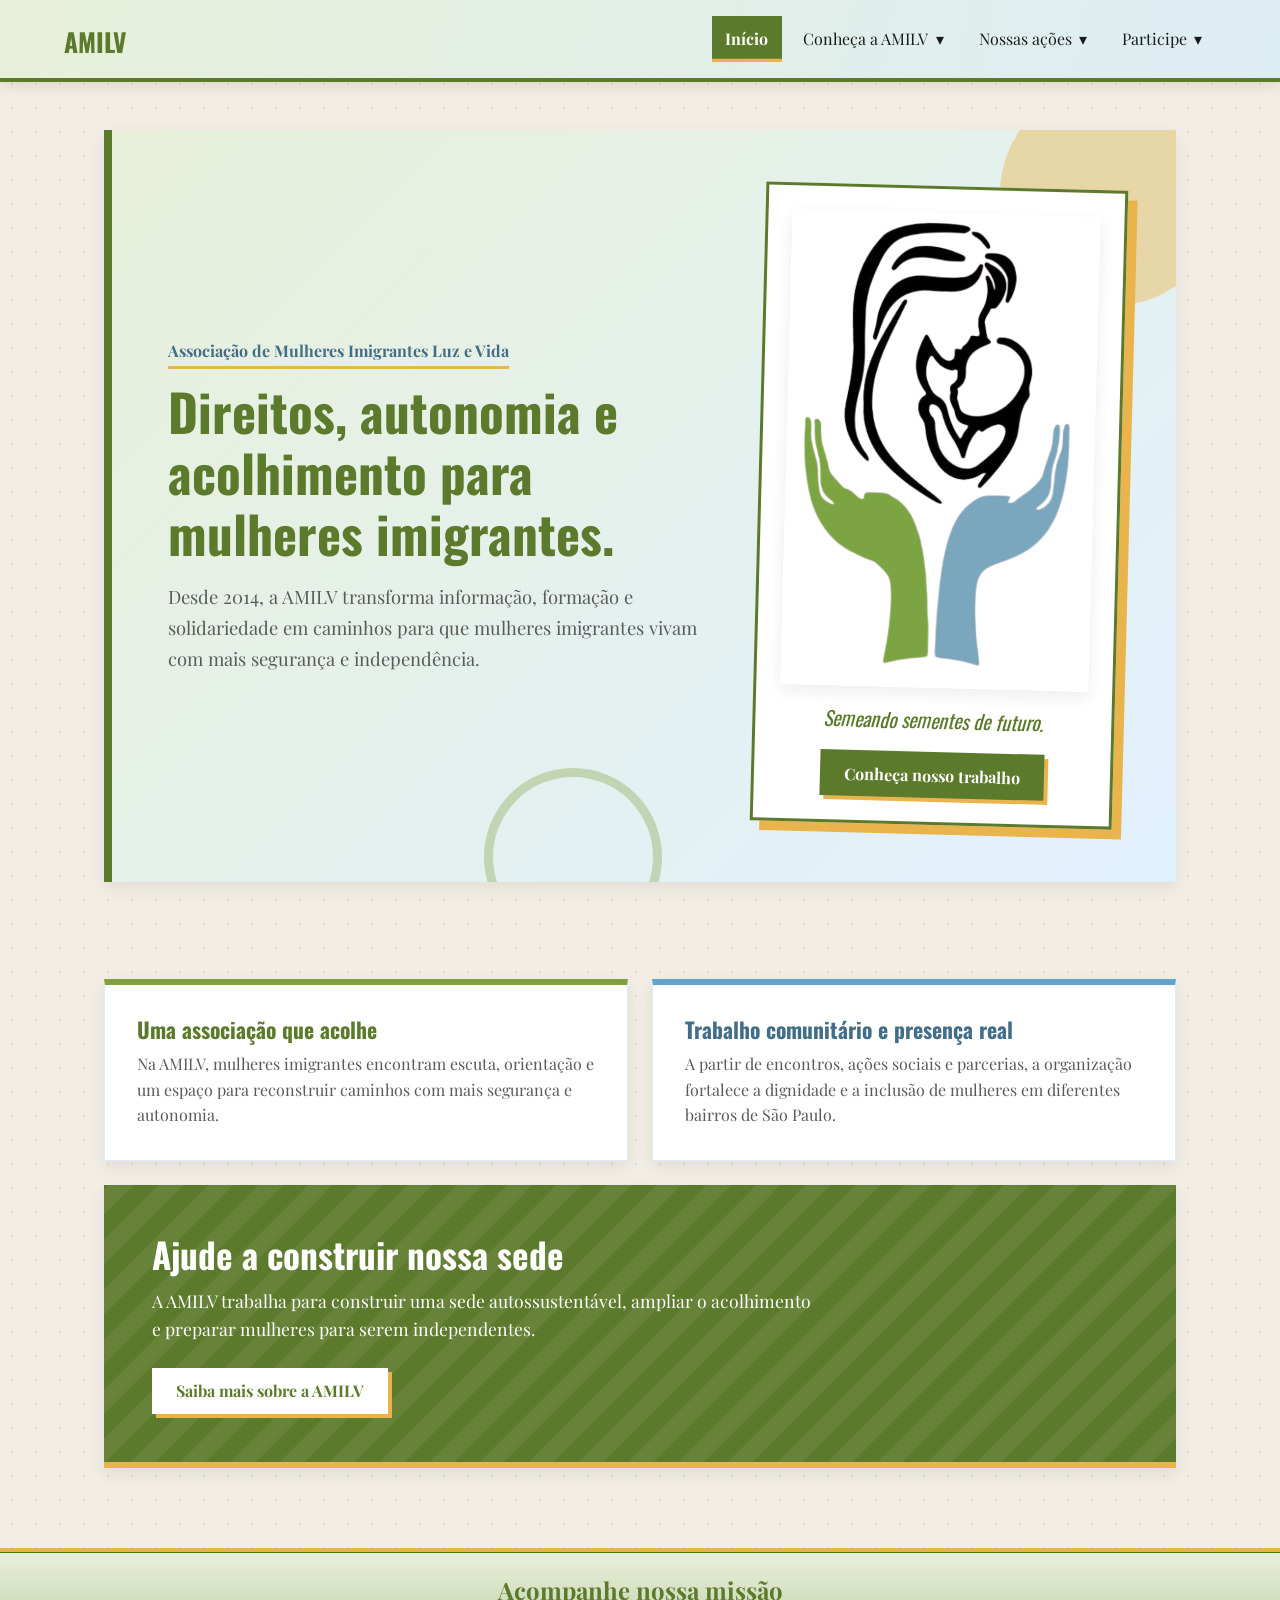
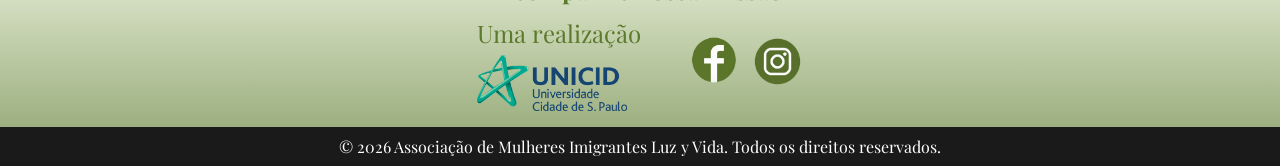
<file: index.html>
<!DOCTYPE html>
<html lang="pt-BR">
<head>
    <meta charset="UTF-8">
    <meta name="viewport" content="width=device-width, initial-scale=1.0">
    <title>AMILV | Semeando sementes</title>
    <link rel="stylesheet" href="Projeto-Site/main.css">
</head>
<body>
    <header>
        <h1><a href="index.html" class="menulogo">AMILV</a></h1>
        <nav class="menu">
            <a href="index.html" aria-current="page">Início</a>
            <details class="secao" name="menu">
                <summary>Conheça a AMILV</summary>
                <div class="menupagina">
                    <a href="Projeto-Site/Pages/sobre.html">Sobre</a>
                    <a href="Projeto-Site/Pages/historia.html">Nossa história</a>
                    <a href="Projeto-Site/Pages/atuacao.html">Nossa atuação</a>
                </div>
            </details>
            <details class="secao" name="menu">
                <summary>Nossas ações</summary>
                <div class="menupagina">
                    <a href="Projeto-Site/Pages/projetos.html">Projetos</a>
                    <a href="Projeto-Site/Pages/eventos.html">Eventos</a>
                    <a href="Projeto-Site/Pages/parceiras.html">Parcerias</a>
                </div>
            </details>
            <details class="secao" name="menu">
                <summary>Participe</summary>
                <div class="menupagina">
                    <a href="Projeto-Site/Pages/ajudar.html">Como ajudar</a>
                    <a href="Projeto-Site/Pages/perguntas.html">Perguntas frequentes</a>
                    <a href="Projeto-Site/Pages/contato.html">Contato</a>
                </div>
            </details>
        </nav>
    </header>
    <main>
        <section class="destaque">
            <div>
                <p class="rotulo">Associação de Mulheres Imigrantes Luz e Vida</p>
                <h1>Direitos, autonomia e acolhimento para mulheres imigrantes.</h1>
                <p class="texto-destaque">Desde 2014, a AMILV transforma informação, formação e solidariedade em caminhos para que mulheres imigrantes vivam com mais segurança e independência.</p>
            </div>
            <div class="arte-destaque">
                <img src="Projeto-Site/Assets/ImagensGeral/logo.png" alt="Mulheres da rede AMILV" width="200">
                <div class="nota-arte">Semeando sementes de futuro.</div>
                <a class="botao" href="Projeto-Site/Pages/atuacao.html">Conheça nosso trabalho</a>
            </div>
        </section>
        <br>
        <section class="impacto" aria-label="Nossos números">
        </section>
        <article>
            <h2>Uma associação que acolhe</h2>
            <p>Na AMILV, mulheres imigrantes encontram escuta, orientação e um espaço para reconstruir caminhos com mais segurança e autonomia.</p>
        </article>
        <article>
            <h2>Trabalho comunitário e presença real</h2>
            <p>A partir de encontros, ações sociais e parcerias, a organização fortalece a dignidade e a inclusão de mulheres em diferentes bairros de São Paulo.</p>
        </article>
        <section class="secao" id="ajudar">
            <div class="cabecalho-secao">
                <h2> Ajude a construir nossa sede</h2>
                <p class="introducao-secao">A AMILV trabalha para construir uma sede autossustentável, ampliar o acolhimento e preparar mulheres para serem independentes.</p>
                <a class="botao" href="Projeto-Site/Pages/sobre.html">Saiba mais sobre a AMILV</a>
            </div>
        </section>
    </main>
    <footer>
        <section class="rodape-alto">
            <h3 class="rodape-texto">Acompanhe nossa missão</h3>
            <div>
                <p class="rodape-texto">Uma realização</p>
                <img src="Projeto-Site/Assets/ImagensGeral/unicid_pref_pos.png" alt="Nossa instituição" width="150">
            </div>
            <div class="icones">
                <a href="https://www.facebook.com/ASC.MULHERESLUZEVIDA/" target="_blank" rel="noopener noreferrer">
                    <img src="Projeto-Site/Assets/ImagensGeral/Facebook.png" alt="Facebook da AMILV" width="50" >
                </a>
                <a href="https://www.instagram.com/amilv2025?cplk=MWxmZDdxczQybTduNQ==" target="_blank" rel="noopener noreferrer">
                    <img src="Projeto-Site/Assets/ImagensGeral/Instagram.png" alt="Instagram da AMILV" width="53">
                </a>
            </div>
        </section>
        <div class="rodape-baixo">
            <p>&copy; 2026 Associação de Mulheres Imigrantes Luz y Vida. Todos os direitos reservados.</p>
        </div>
    </footer>
</body>
</html>
</file>
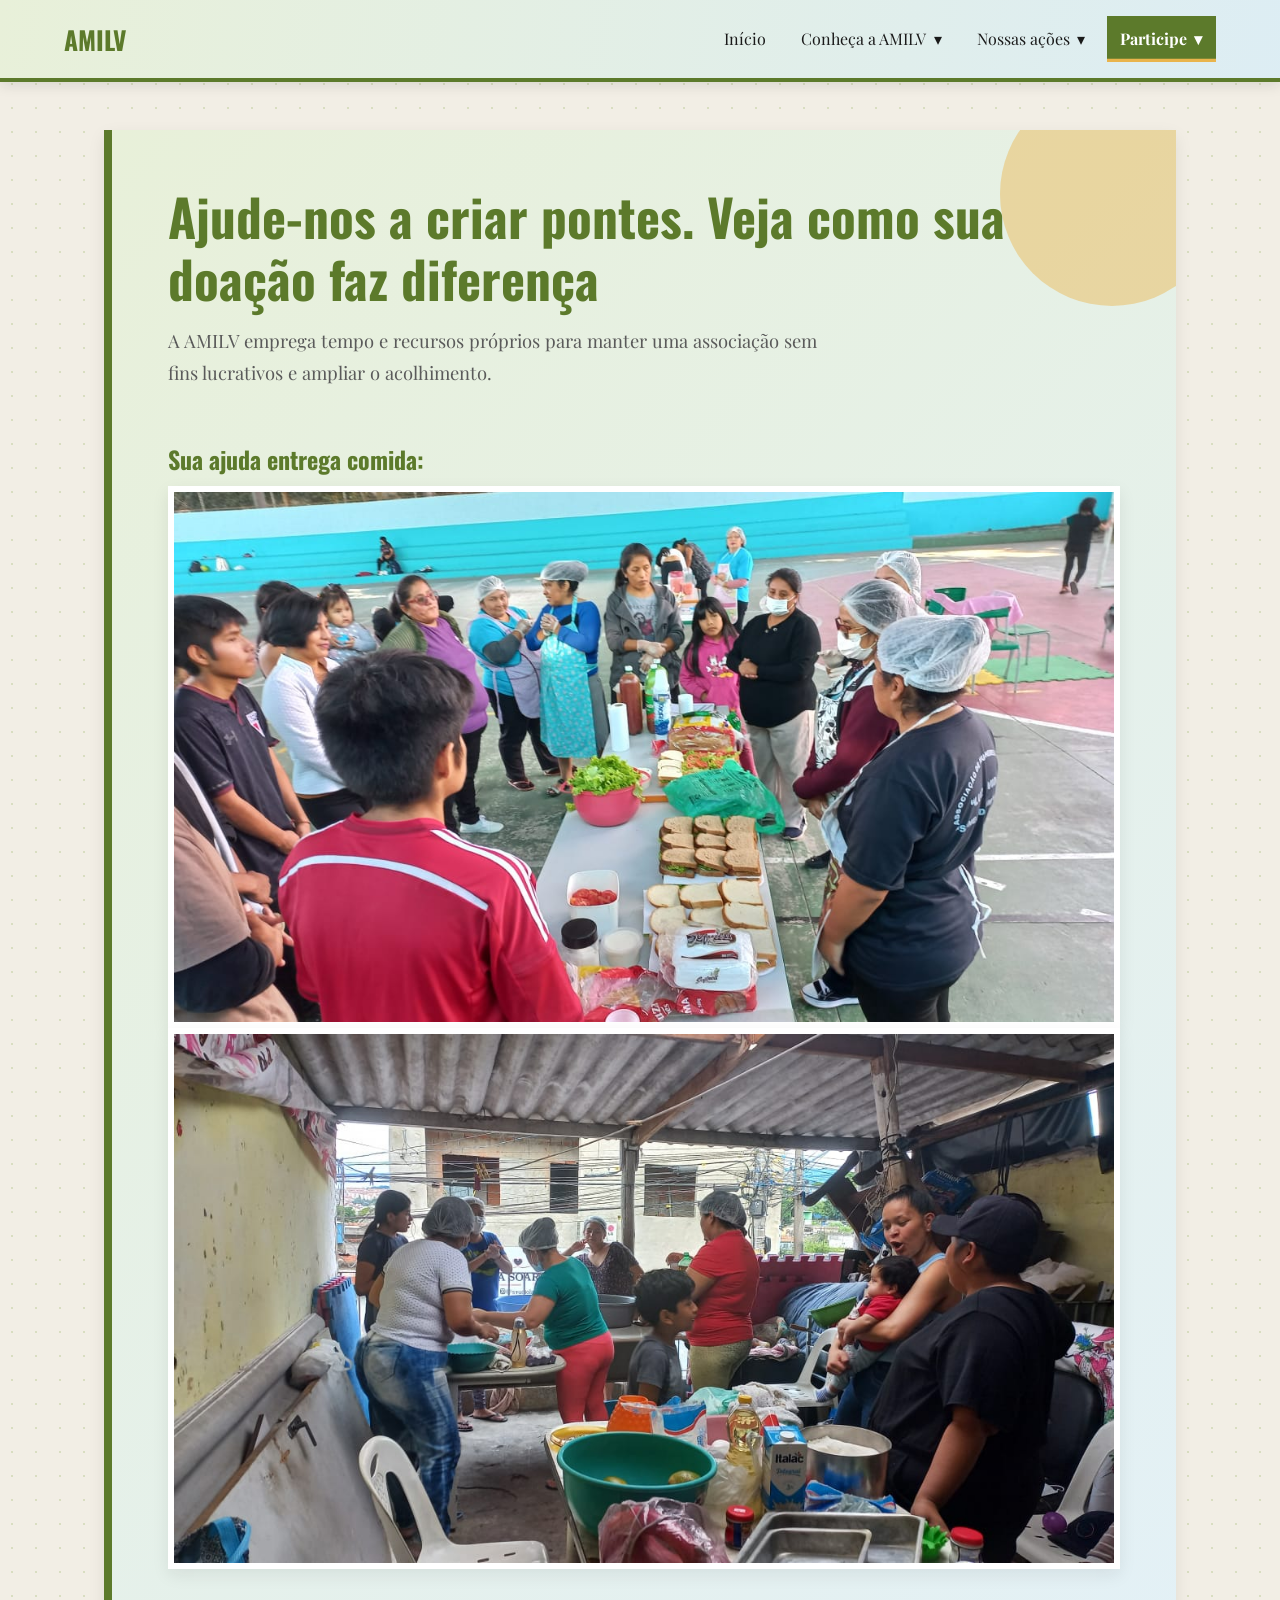
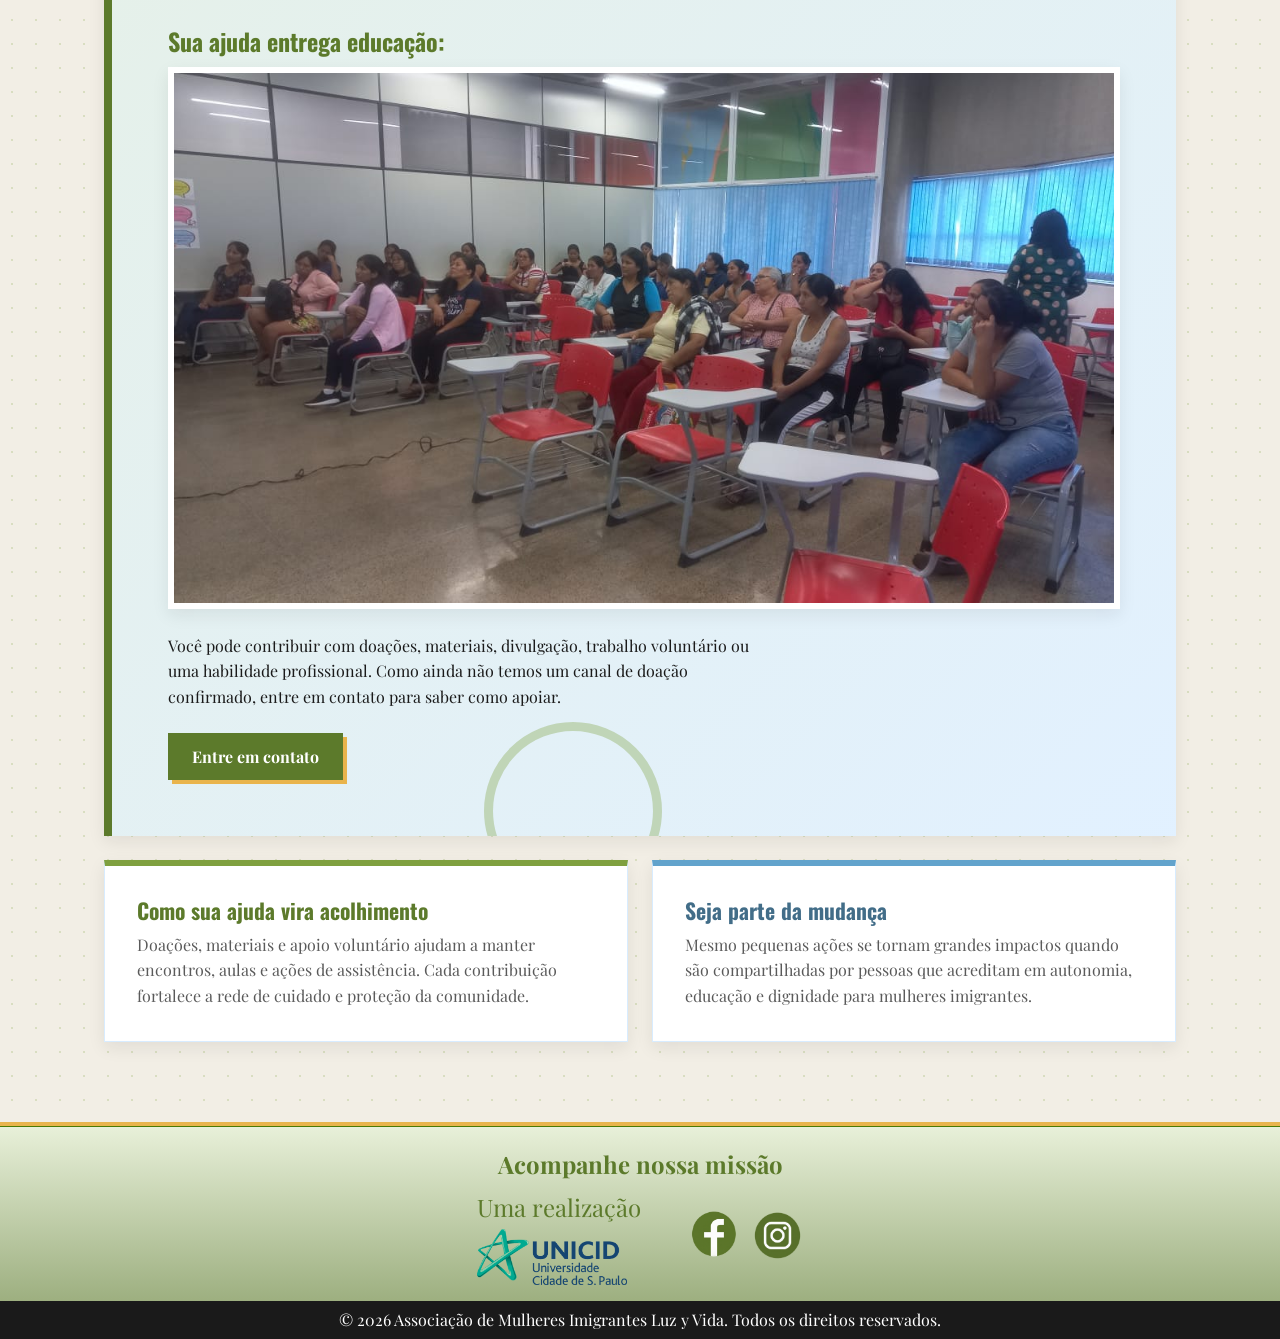
<file: Projeto-Site/Pages/ajudar.html>
<!DOCTYPE html>
<html lang="pt-BR">
<head>
    <meta charset="UTF-8">
	<meta name="viewport" content="width=device-width, initial-scale=1.0">
    <title>AMILV|Eu quero ajudar</title>
	<link rel="stylesheet" href="../main.css">
</head>
<body>
    <header>
        <a href="../../index.html" class="menulogo">AMILV</a>
        <nav class="menu">
            <a href="../../index.html">Início</a>
            <details class="secao" name="menu">
                <summary>Conheça a AMILV</summary>
                <div class="menupagina">
                    <a href="sobre.html">Sobre</a>
                    <a href="historia.html">Nossa história</a>
                    <a href="atuacao.html">Nossa atuação</a>
                </div>
            </details>
            <details class="secao" name="menu">
                <summary>Nossas ações</summary>
                <div class="menupagina">
                    <a href="projetos.html">Projetos</a>
                    <a href="eventos.html">Eventos</a>
                    <a href="parceiras.html">Parcerias</a>
                </div>
            </details>
            <details class="secao" name="menu">
                <summary>Participe</summary>
                <div class="menupagina">
                    <a href="ajudar.html" aria-current="page">Como ajudar</a>
                    <a href="perguntas.html">Perguntas frequentes</a>
                    <a href="contato.html">Contato</a>
                </div>
            </details>
        </nav>
    </header>
    <main>
        <section class="destaque">
            <div>
                <h2 class="texto-como ajuda">Ajude-nos a criar pontes. Veja como sua doação faz diferença</h2>
                <p class="texto-principal">A AMILV emprega tempo e recursos próprios para manter uma associação sem fins lucrativos e ampliar o acolhimento.</p>
                    <br>
                    <h2>Sua ajuda entrega comida:</h2>
                    <img src="../Assets/ImagensGeral/DoaçãoComida.jpeg" alt="Evento de doação de alimentos." width="800">
                    <img src="../Assets/ImagensGeral/DoaçãoGeral.jpeg" alt="Evento de doação de alimentos." width="800">
                    <br>
                    <h2>Sua ajuda entrega educação:</h2>
                    <img src="../Assets/ImagensGeral/AulasAmilv.jpeg" alt="Aulas de português para não falantes." width="800">
                <p class="texto-numero">Você pode contribuir com doações, materiais, divulgação, trabalho voluntário ou uma habilidade profissional. Como ainda não temos um canal de doação confirmado, entre em contato para saber como apoiar.</p>
                <a class="botao" href="contato.html">Entre em contato</a>
            </div>
        </section>
        <article>
            <h2>Como sua ajuda vira acolhimento</h2>
            <p>Doações, materiais e apoio voluntário ajudam a manter encontros, aulas e ações de assistência. Cada contribuição fortalece a rede de cuidado e proteção da comunidade.</p>
        </article>
        <article>
            <h2>Seja parte da mudança</h2>
            <p>Mesmo pequenas ações se tornam grandes impactos quando são compartilhadas por pessoas que acreditam em autonomia, educação e dignidade para mulheres imigrantes.</p>
        </article>
    </main>
    <footer>
        <section class="rodape-alto">
            <h3 class="rodape-texto">Acompanhe nossa missão</h3>
            <div>
                <p class="rodape-texto">Uma realização</p>
                <img src="../Assets/ImagensGeral/unicid_pref_pos.png" alt="Nossa instituição" width="150">
            </div>
            <div class="icones">
                <a href="https://www.facebook.com/ASC.MULHERESLUZEVIDA/" target="_blank" rel="noopener noreferrer">
                    <img src="../Assets/ImagensGeral/Facebook.png" alt="Facebook da AMILV" width="50" >
                </a>
                <a href="https://www.instagram.com/amilv2025?cplk=MWxmZDdxczQybTduNQ==" target="_blank" rel="noopener noreferrer">
                    <img src="../Assets/ImagensGeral/Instagram.png" alt="Instagram da AMILV" width="53">
                </a>
            </div>
        </section>
        <div class="rodape-baixo">
            <p>&copy; 2026 Associação de Mulheres Imigrantes Luz y Vida. Todos os direitos reservados.</p>
        </div>
    </footer>
</body>
</html>
</file>
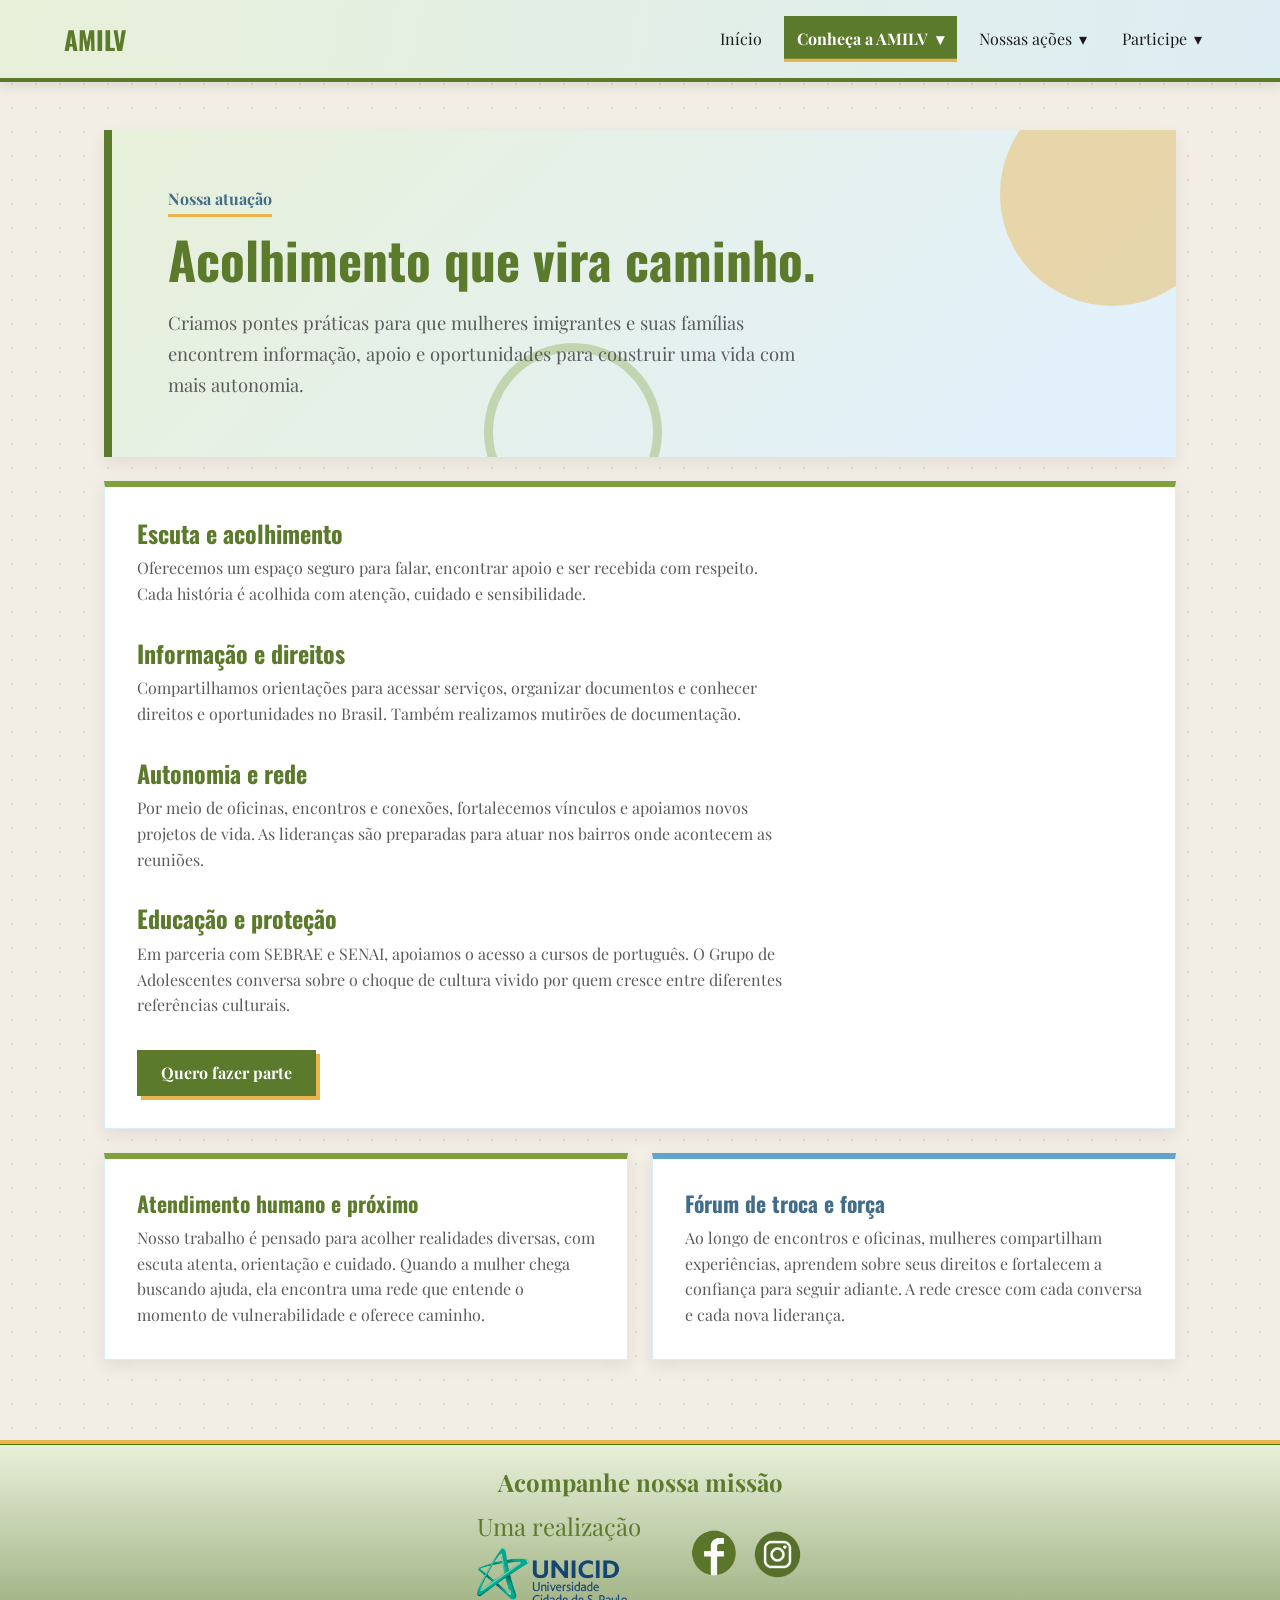
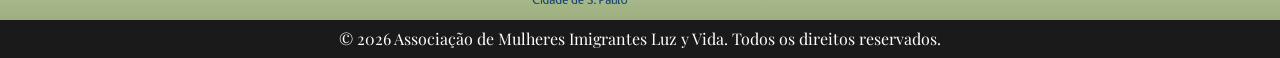
<file: Projeto-Site/Pages/atuacao.html>
<!DOCTYPE html>
<html lang="pt-BR">
<head>
	<meta charset="UTF-8">
	<meta name="viewport" content="width=device-width, initial-scale=1.0">
	<title>AMILV | Nossa atuação</title>
    <link rel="stylesheet" href="../main.css">
</head>
<body>
    <header>
        <a href="../../index.html" class="menulogo">AMILV</a>
        <nav class="menu">
            <a href="../../index.html">Início</a>
            <details class="secao" name="menu">
                <summary>Conheça a AMILV</summary>
                <div class="menupagina">
                    <a href="sobre.html">Sobre</a>
                    <a href="historia.html">Nossa história</a>
                    <a href="atuacao.html" aria-current="page">Nossa atuação</a>
                </div>
            </details>
            <details class="secao" name="menu">
                <summary>Nossas ações</summary>
                <div class="menupagina">
                    <a href="projetos.html">Projetos</a>
                    <a href="eventos.html">Eventos</a>
                    <a href="parceiras.html">Parcerias</a>
                </div>
            </details>
            <details class="secao" name="menu">
                <summary>Participe</summary>
                <div class="menupagina">
                    <a href="ajudar.html">Como ajudar</a>
                    <a href="perguntas.html">Perguntas frequentes</a>
                    <a href="contato.html">Contato</a>
                </div>
            </details>
        </nav>
    </header>
	<main>
		<section class="destaque-sobre">
			<p class="rotulo">Nossa atuação</p>
			<h1>Acolhimento que vira caminho.</h1>
			<p class="texto-destaque">Criamos pontes práticas para que mulheres imigrantes e suas famílias encontrem informação, apoio e oportunidades para construir uma vida com mais autonomia.</p>
		</section>
		<section class="conteudo-sobre">
			<h2>Escuta e acolhimento</h2>
			<p>Oferecemos um espaço seguro para falar, encontrar apoio e ser recebida com respeito. Cada história é acolhida com atenção, cuidado e sensibilidade.</p>
			<h2>Informação e direitos</h2>
			<p>Compartilhamos orientações para acessar serviços, organizar documentos e conhecer direitos e oportunidades no Brasil. Também realizamos mutirões de documentação.</p>
			<h2>Autonomia e rede</h2>
			<p>Por meio de oficinas, encontros e conexões, fortalecemos vínculos e apoiamos novos projetos de vida. As lideranças são preparadas para atuar nos bairros onde acontecem as reuniões.</p>
			<h2>Educação e proteção</h2>
			<p>Em parceria com SEBRAE e SENAI, apoiamos o acesso a cursos de português. O Grupo de Adolescentes conversa sobre o choque de cultura vivido por quem cresce entre diferentes referências culturais.</p>
			<a class="botao" href="ajudar.html">Quero fazer parte</a>
		</section>
		<article>
			<h2>Atendimento humano e próximo</h2>
			<p>Nosso trabalho é pensado para acolher realidades diversas, com escuta atenta, orientação e cuidado. Quando a mulher chega buscando ajuda, ela encontra uma rede que entende o momento de vulnerabilidade e oferece caminho.</p>
		</article>
		<article>
			<h2>Fórum de troca e força</h2>
			<p>Ao longo de encontros e oficinas, mulheres compartilham experiências, aprendem sobre seus direitos e fortalecem a confiança para seguir adiante. A rede cresce com cada conversa e cada nova liderança.</p>
		</article>
	</main>
    <footer>
        <section class="rodape-alto">
            <h3 class="rodape-texto">Acompanhe nossa missão</h3>
            <div>
                <p class="rodape-texto">Uma realização</p>
                <img src="../Assets/ImagensGeral/unicid_pref_pos.png" alt="Nossa instituição" width="150">
            </div>
            <div class="icones">
                <a href="https://www.facebook.com/ASC.MULHERESLUZEVIDA/" target="_blank" rel="noopener noreferrer">
                    <img src="../Assets/ImagensGeral/Facebook.png" alt="Facebook da AMILV" width="50" >
                </a>
                <a href="https://www.instagram.com/amilv2025?cplk=MWxmZDdxczQybTduNQ==" target="_blank" rel="noopener noreferrer">
                    <img src="../Assets/ImagensGeral/Instagram.png" alt="Instagram da AMILV" width="53">
                </a>
            </div>
        </section>
        <div class="rodape-baixo">
            <p>&copy; 2026 Associação de Mulheres Imigrantes Luz y Vida. Todos os direitos reservados.</p>
        </div>
    </footer>
</body>
</html>
</file>
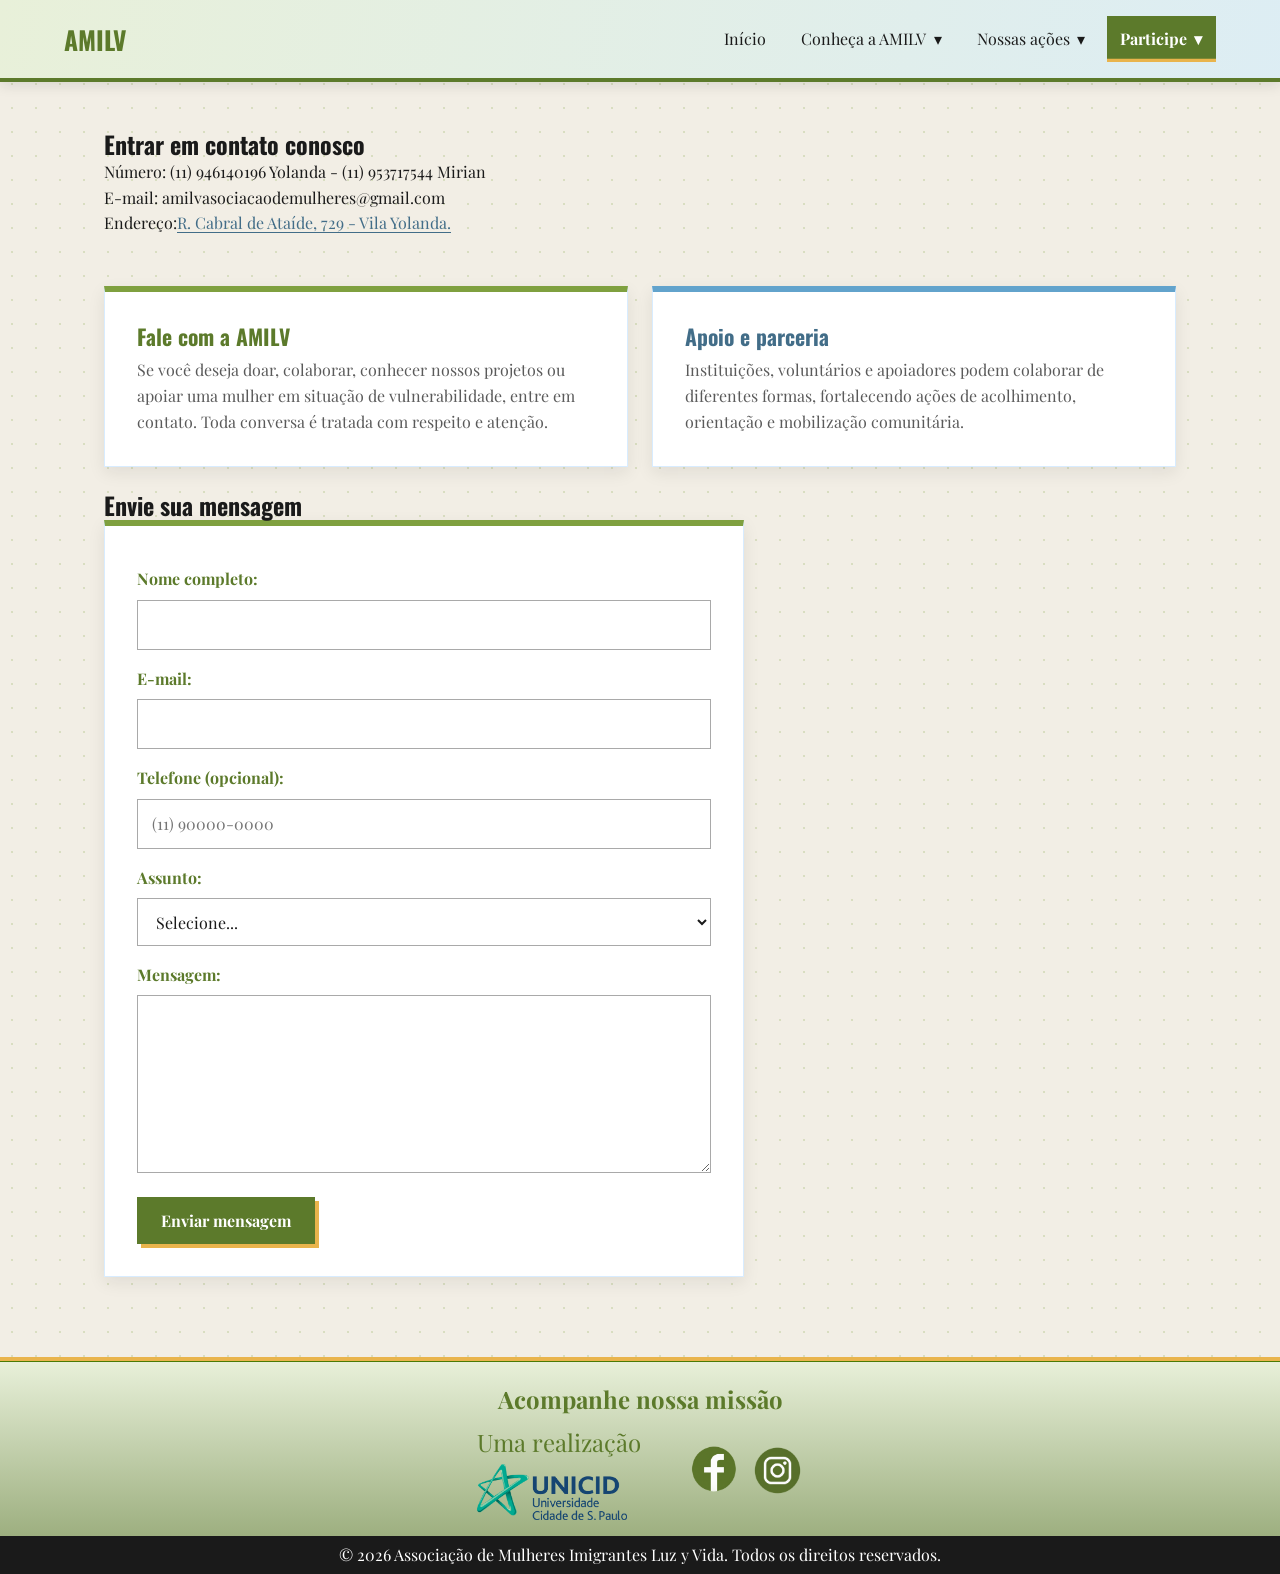
<file: Projeto-Site/Pages/contato.html>
<!DOCTYPE html>
<html lang="pt-BR">
<head>
    <meta charset="UTF-8">
    <meta name="viewport" content="width=device-width, initial-scale=1.0">
    <title>AMILV | Contato</title>
    <link rel="stylesheet" href="../main.css">
</head>
<body>
    <header>
        <a href="../../index.html" class="menulogo">AMILV</a>
        <nav class="menu">
            <a href="../../index.html">Início</a>
            <details class="secao" name="menu">
                <summary>Conheça a AMILV</summary>
                <div class="menupagina">
                    <a href="sobre.html">Sobre</a>
                    <a href="historia.html">Nossa história</a>
                    <a href="atuacao.html">Nossa atuação</a>
                </div>
            </details>
            <details class="secao" name="menu">
                <summary>Nossas ações</summary>
                <div class="menupagina">
                    <a href="projetos.html">Projetos</a>
                    <a href="eventos.html">Eventos</a>
                    <a href="parceiras.html">Parcerias</a>
                </div>
            </details>
            <details class="secao" name="menu">
                <summary>Participe</summary>
                <div class="menupagina">
                    <a href="ajudar.html">Como ajudar</a>
                    <a href="perguntas.html">Perguntas frequentes</a>
                    <a href="contato.html" aria-current="page">Contato</a>
                </div>
            </details>
        </nav>
    </header>
    <main>
        <section>
            <h1>Entrar em contato conosco</h1>
                <p>Número: (11) 946140196 Yolanda - (11) 953717544 Mirian  </p>
                <p>E-mail: amilvasociacaodemulheres@gmail.com</p>
                <p>Endereço:<a href="https://maps.app.goo.gl/UcTqp6w3tfy1aEPr6">R. Cabral de Ataíde, 729 - Vila Yolanda.</a></p>
                <br>
        </section>
        <article>
            <h2>Fale com a AMILV</h2>
            <p>Se você deseja doar, colaborar, conhecer nossos projetos ou apoiar uma mulher em situação de vulnerabilidade, entre em contato. Toda conversa é tratada com respeito e atenção.</p>
        </article>
        <article>
            <h2>Apoio e parceria</h2>
            <p>Instituições, voluntários e apoiadores podem colaborar de diferentes formas, fortalecendo ações de acolhimento, orientação e mobilização comunitária.</p>
        </article>
        <section>
            <h2>Envie sua mensagem</h2>
            <form action="mailto:amilvasociacaodemulheres@gmail.com" method="post" enctype="text/plain">
                <label for="nome">Nome completo:</label>
                <input type="text" id="nome" name="nome" required>
                <label for="email">E-mail:</label>
                <input type="email" id="email" name="email" required>
                <label for="telefone">Telefone (opcional):</label>
                <input type="tel" id="telefone" name="telefone" placeholder="(11) 90000-0000">
                <label for="assunto">Assunto:</label>
                <select id="assunto" name="assunto" required>
                    <option value="">Selecione...</option>
                    <option value="doacao">Quero doar</option>
                    <option value="voluntariado">Quero ser voluntária(o)</option>
                    <option value="parceria">Parceria institucional</option>
                    <option value="projetos">Conhecer os projetos</option>
                    <option value="outro">Outro</option>
                </select>
                <label for="mensagem">Mensagem:</label>
                <textarea id="mensagem" name="mensagem" rows="6" required></textarea>
                <button type="submit">Enviar mensagem</button>
            </form>
        </section>
    </main>
    </main>
    <footer>
        <section class="rodape-alto">
            <h3 class="rodape-texto">Acompanhe nossa missão</h3>
            <div>
                <p class="rodape-texto">Uma realização</p>
                <img src="../Assets/ImagensGeral/unicid_pref_pos.png" alt="Nossa instituição" width="150">
            </div>
            <div class="icones">
                <a href="https://www.facebook.com/ASC.MULHERESLUZEVIDA/" target="_blank" rel="noopener noreferrer">
                    <img src="../Assets/ImagensGeral/Facebook.png" alt="Facebook da AMILV" width="50" >
                </a>
                <a href="https://www.instagram.com/amilv2025?cplk=MWxmZDdxczQybTduNQ==" target="_blank" rel="noopener noreferrer">
                    <img src="../Assets/ImagensGeral/Instagram.png" alt="Instagram da AMILV" width="53">
                </a>
            </div>
        </section>
        <div class="rodape-baixo">
            <p>&copy; 2026 Associação de Mulheres Imigrantes Luz y Vida. Todos os direitos reservados.</p>
        </div>
    </footer>
</body> 
</html>
</file>
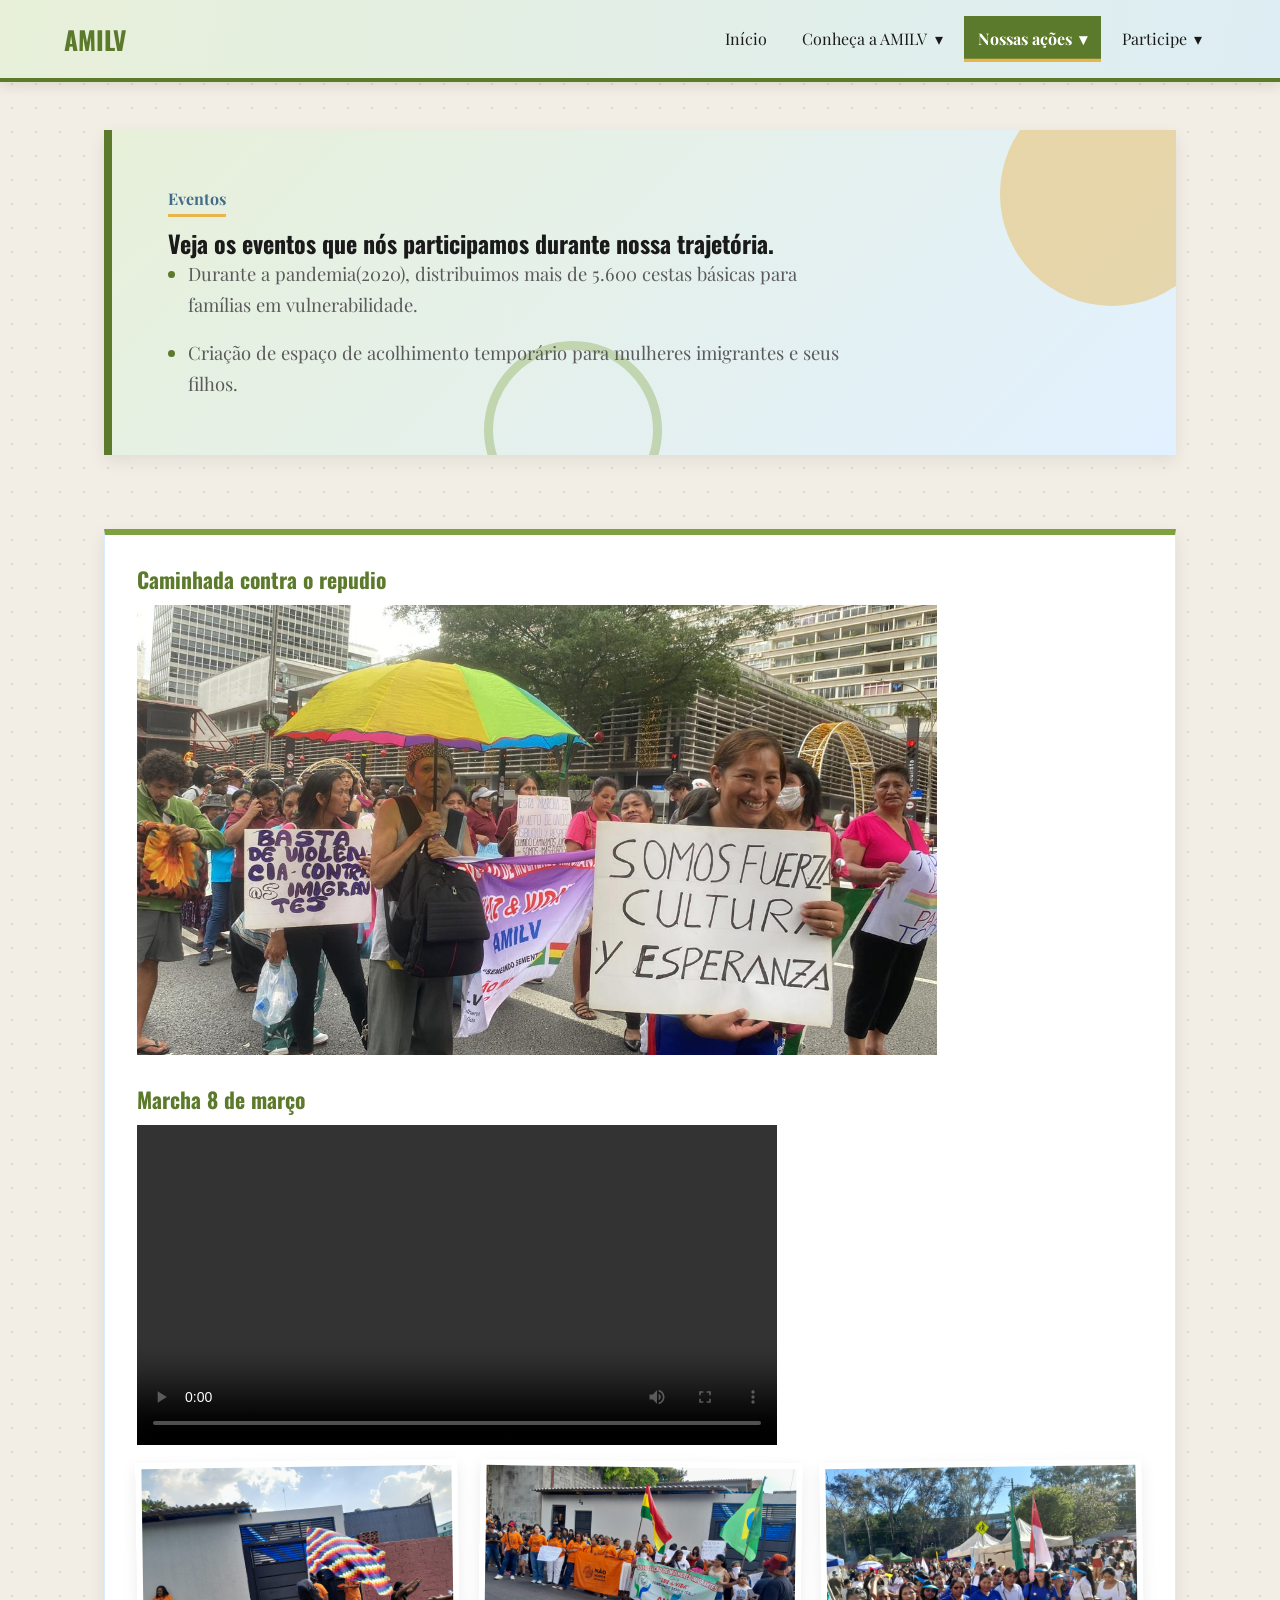
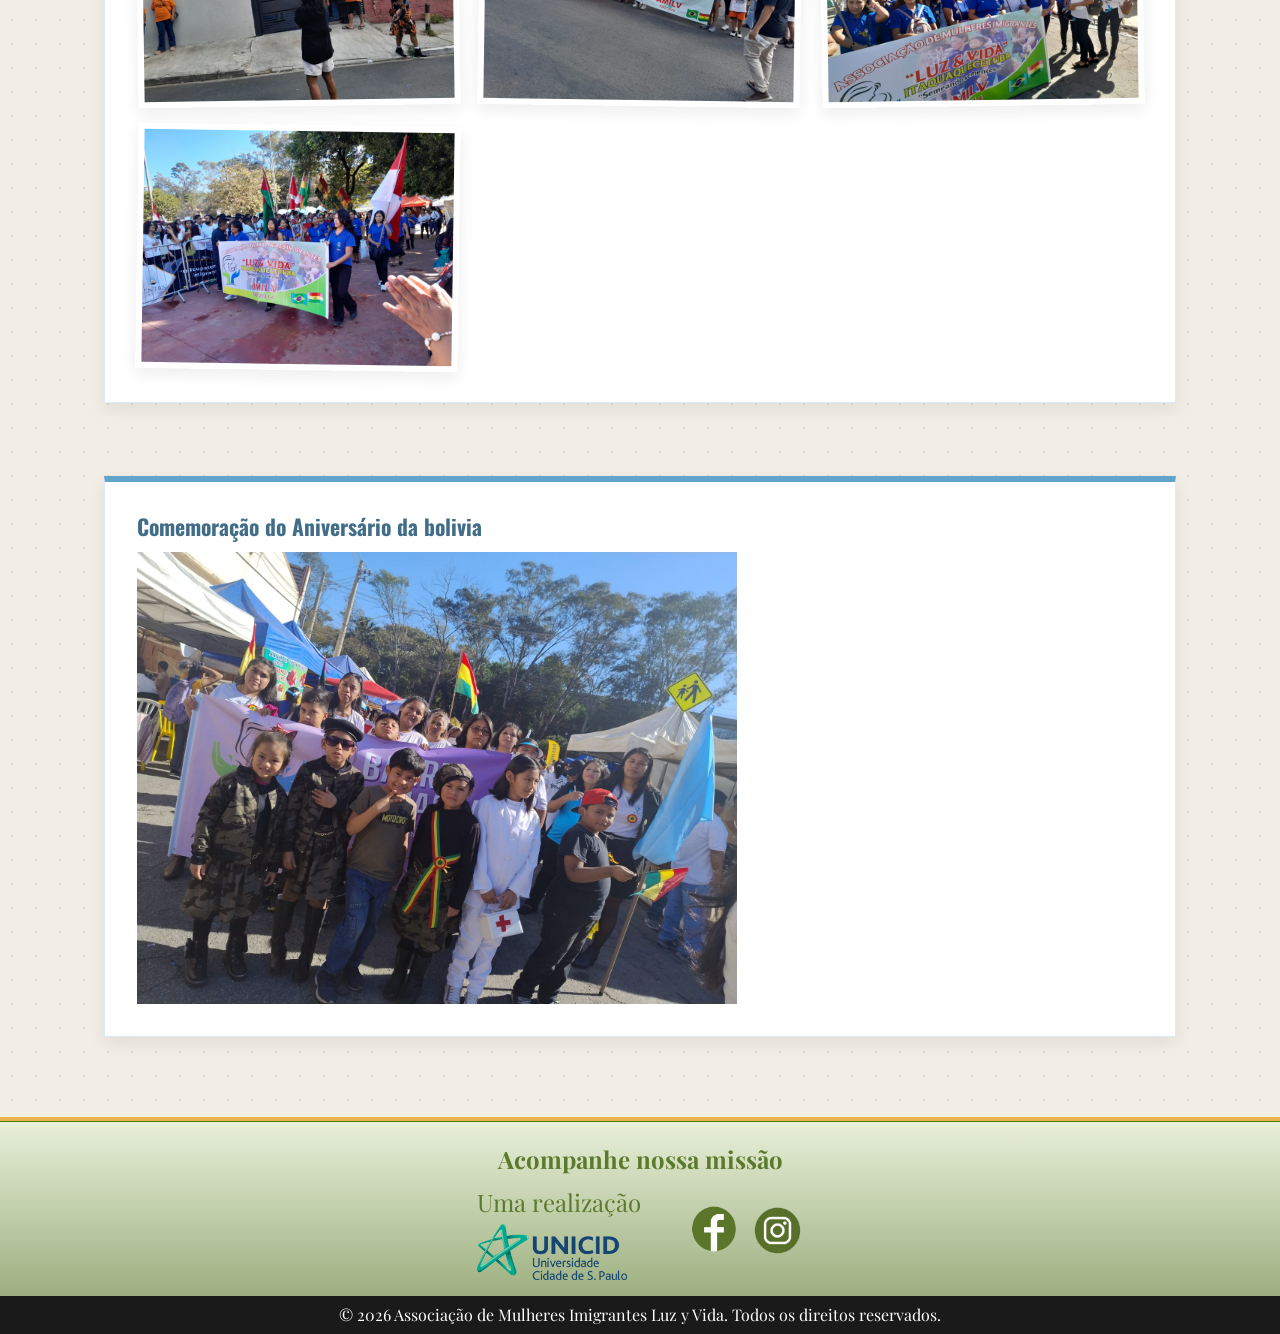
<file: Projeto-Site/Pages/eventos.html>
<!DOCTYPE html>
<html lang="pt-BR">
<head>
    <meta charset="UTF-8">
    <meta name="viewport" content="width=device-width, initial-scale=1.0">
    <title>AMILV | Eventos</title>
    <link rel="stylesheet" href="../main.css">
</head>
<body>
    <header>
        <a href="../../index.html" class="menulogo">AMILV</a>
        <nav class="menu">
            <a href="../../index.html">Início</a>
            <details class="secao" name="menu">
                <summary>Conheça a AMILV</summary>
                <div class="menupagina">
                    <a href="sobre.html">Sobre</a>
                    <a href="historia.html">Nossa história</a>
                    <a href="atuacao.html">Nossa atuação</a>
                </div>
            </details>
            <details class="secao" name="menu">
                <summary>Nossas ações</summary>
                <div class="menupagina">
                    <a href="projetos.html">Projetos</a>
                    <a href="eventos.html" aria-current="page">Eventos</a>
                    <a href="parceiras.html">Parcerias</a>
                </div>
            </details>
            <details class="secao" name="menu">
                <summary>Participe</summary>
                <div class="menupagina">
                    <a href="ajudar.html">Como ajudar</a>
                    <a href="perguntas.html">Perguntas frequentes</a>
                    <a href="contato.html">Contato</a>
                </div>
            </details>
        </nav>
    </header>
        <main>
            <section class="Eventos">
                <section class="destaque-sobre">
                    <p class="rotulo">Eventos</p>
                    <h2>Veja os eventos que nós participamos durante nossa trajetória.</h2>
                    <ul>
                        <li class="texto-destaque">Durante a pandemia(2020), distribuimos mais de 5.600 cestas básicas para famílias em vulnerabilidade.</li>
                        <li class="texto-destaque">Criação de espaço de acolhimento temporário para mulheres imigrantes e seus filhos.</li>
                    </ul>
                </section>
                <br>
                <article>
                    <h2>Caminhada contra o repudio</h2>
                        <img src="../Assets/ImagensGeral/CaminhadaRepudio.jpeg" alt="Caminha contra o repudio!" width="800">
                    <h2>Marcha 8 de março</h2>
                        <video controls width="640" preload="metadata">
                            <source src="../Assets/Videos/Marcha8demarco.mp4" type="video/mp4">
                            Seu navegador não suporta esse conteúdo.
                        </video>
                        <div class="galeria-marcha">
                            <img src="../Assets/ImagensGeral/Marcha1.jpeg" alt="Marcha 8 de março" width="500">
                            <img src="../Assets/ImagensGeral/Marcha2.jpeg" alt="Marcha 8 de março" width="500">
                            <img src="../Assets/ImagensGeral/Marcha3.jpeg" alt="Marcha 8 de março" width="500">
                            <img src="../Assets/ImagensGeral/Marcha4.jpeg" alt="Marcha 8 de março" width="500">
                        </div>
                </article>
                <br>
                <article>
                    <h2>Comemoração do Aniversário da bolivia</h2>
                        <img src="../Assets/ImagensGeral/AniBolivia.jpeg" alt="Comemoração do Aniversário da bolivia" width="600">
                </article>
            </section>
        </main>
        <footer>
            <section class="rodape-alto">
                <h3 class="rodape-texto">Acompanhe nossa missão</h3>
                <div>
                    <p class="rodape-texto">Uma realização</p>
                    <img src="../Assets/ImagensGeral/unicid_pref_pos.png" alt="Nossa instituição" width="150">
                </div>
                <div class="icones">
                    <a href="https://www.facebook.com/ASC.MULHERESLUZEVIDA/" target="_blank" rel="noopener noreferrer">
                        <img src="../Assets/ImagensGeral/Facebook.png" alt="Facebook da AMILV" width="50" >
                    </a>
                    <a href="https://www.instagram.com/amilv2025?cplk=MWxmZDdxczQybTduNQ==" target="_blank" rel="noopener noreferrer">
                        <img src="../Assets/ImagensGeral/Instagram.png" alt="Instagram da AMILV" width="53">
                    </a>
                </div>
            </section>
            <div class="rodape-baixo">
                <p>&copy; 2026 Associação de Mulheres Imigrantes Luz y Vida. Todos os direitos reservados.</p>
            </div>
        </footer>
</body>
</html>
</file>
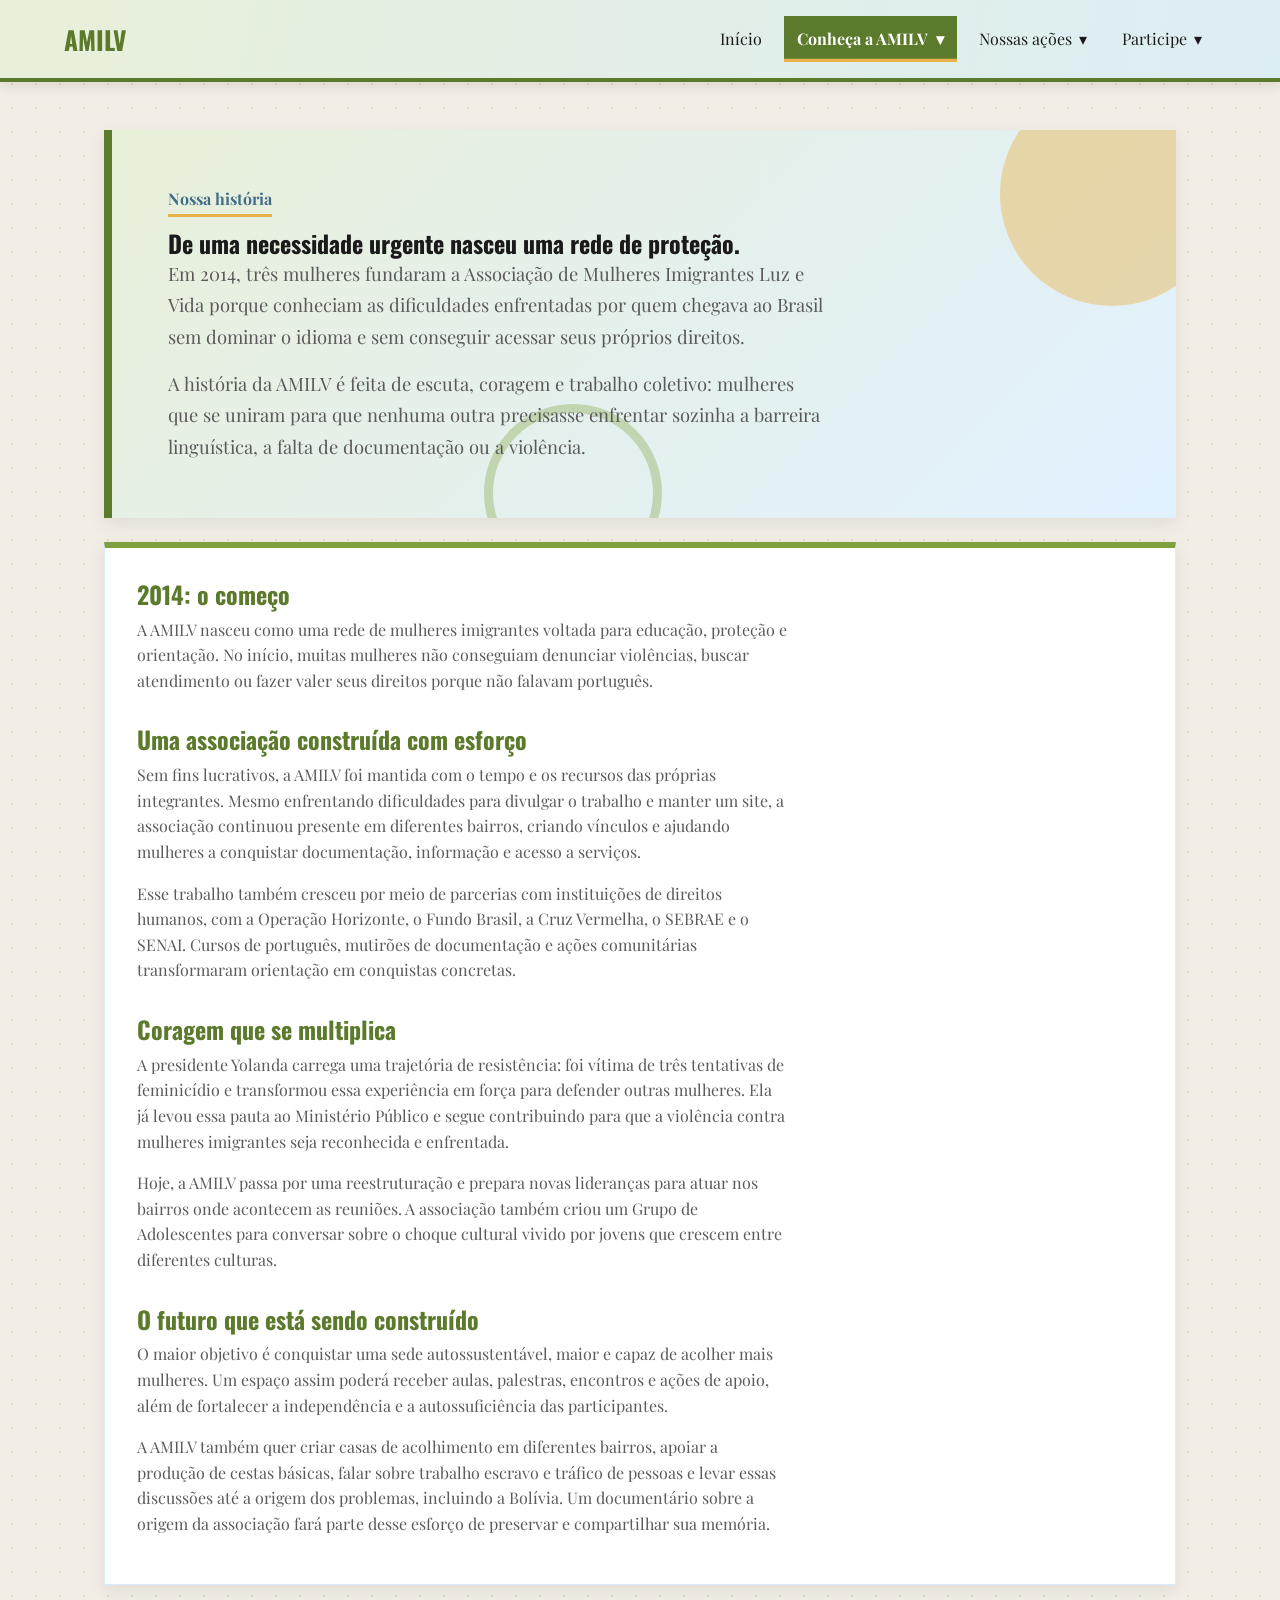
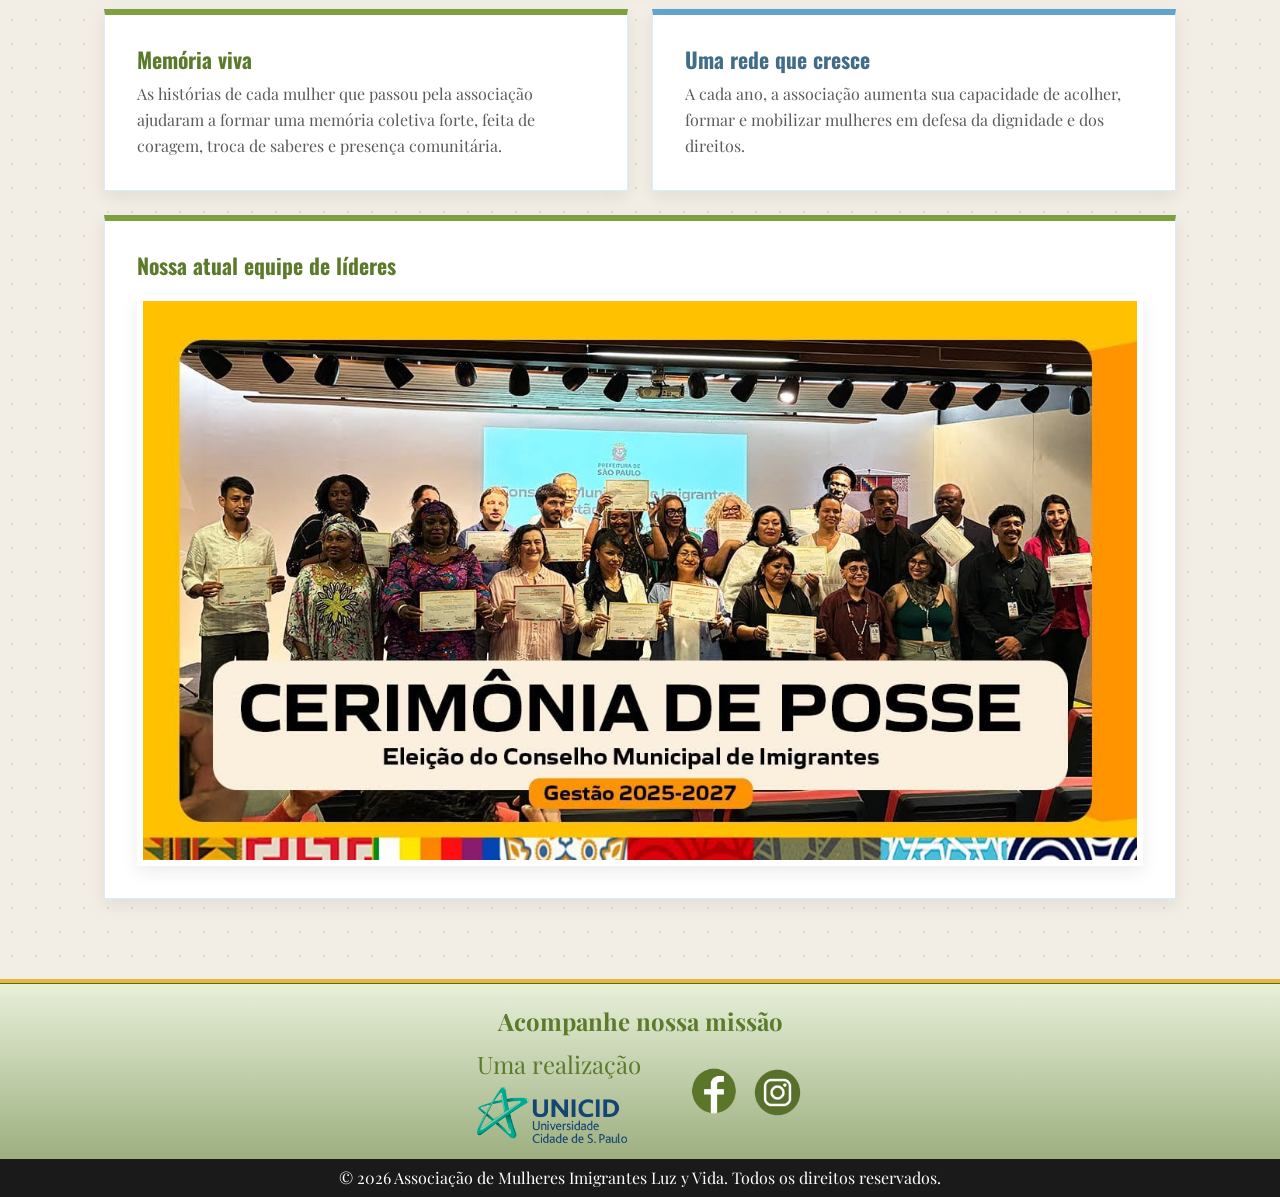
<file: Projeto-Site/Pages/historia.html>
<!DOCTYPE html>
<html lang="pt-BR">
<head>
    <meta charset="UTF-8">
    <meta name="viewport" content="width=device-width, initial-scale=1.0">
    <title>AMILV | Nossa história</title>
    <link rel="stylesheet" href="../main.css">
</head>
<body>
    <header>
        <a href="../../index.html" class="menulogo">AMILV</a>
        <nav class="menu">
            <a href="../../index.html">Início</a>
            <details class="secao" name="menu">
                <summary>Conheça a AMILV</summary>
                <div class="menupagina">
                    <a href="sobre.html">Sobre</a>
                    <a href="historia.html" aria-current="page">Nossa história</a>
                    <a href="atuacao.html">Nossa atuação</a>
                </div>
            </details>
            <details class="secao" name="menu">
                <summary>Nossas ações</summary>
                <div class="menupagina">
                    <a href="projetos.html">Projetos</a>
                    <a href="eventos.html">Eventos</a>
                    <a href="parceiras.html">Parcerias</a>
                </div>
            </details>
            <details class="secao" name="menu">
                <summary>Participe</summary>
                <div class="menupagina">
                    <a href="ajudar.html">Como ajudar</a>
                    <a href="perguntas.html">Perguntas frequentes</a>
                    <a href="contato.html">Contato</a>
                </div>
            </details>
        </nav>
    </header>
    <main>
        <section class="destaque-historia">
            <div>
                <p class="rotulo">Nossa história</p>
                <h2>De uma necessidade urgente nasceu uma rede de proteção.</h2>
                <p class="texto-destaque">Em 2014, três mulheres fundaram a Associação de Mulheres Imigrantes Luz e Vida porque conheciam as dificuldades enfrentadas por quem chegava ao Brasil sem dominar o idioma e sem conseguir acessar seus próprios direitos.</p>
                <p class="texto-destaque">A história da AMILV é feita de escuta, coragem e trabalho coletivo: mulheres que se uniram para que nenhuma outra precisasse enfrentar sozinha a barreira linguística, a falta de documentação ou a violência.</p>
            </div>
        </section>
        <section class="conteudo-sobre">
            <h2>2014: o começo</h2>
            <p>A AMILV nasceu como uma rede de mulheres imigrantes voltada para educação, proteção e orientação. No início, muitas mulheres não conseguiam denunciar violências, buscar atendimento ou fazer valer seus direitos porque não falavam português.</p>
            <h2>Uma associação construída com esforço</h2>
            <p>Sem fins lucrativos, a AMILV foi mantida com o tempo e os recursos das próprias integrantes. Mesmo enfrentando dificuldades para divulgar o trabalho e manter um site, a associação continuou presente em diferentes bairros, criando vínculos e ajudando mulheres a conquistar documentação, informação e acesso a serviços.</p>
            <p>Esse trabalho também cresceu por meio de parcerias com instituições de direitos humanos, com a Operação Horizonte, o Fundo Brasil, a Cruz Vermelha, o SEBRAE e o SENAI. Cursos de português, mutirões de documentação e ações comunitárias transformaram orientação em conquistas concretas.</p>
            <h2>Coragem que se multiplica</h2>
            <p>A presidente Yolanda carrega uma trajetória de resistência: foi vítima de três tentativas de feminicídio e transformou essa experiência em força para defender outras mulheres. Ela já levou essa pauta ao Ministério Público e segue contribuindo para que a violência contra mulheres imigrantes seja reconhecida e enfrentada.</p>
            <p>Hoje, a AMILV passa por uma reestruturação e prepara novas lideranças para atuar nos bairros onde acontecem as reuniões. A associação também criou um Grupo de Adolescentes para conversar sobre o choque cultural vivido por jovens que crescem entre diferentes culturas.</p>
            <h2>O futuro que está sendo construído</h2>
            <p>O maior objetivo é conquistar uma sede autossustentável, maior e capaz de acolher mais mulheres. Um espaço assim poderá receber aulas, palestras, encontros e ações de apoio, além de fortalecer a independência e a autossuficiência das participantes.</p>
            <p>A AMILV também quer criar casas de acolhimento em diferentes bairros, apoiar a produção de cestas básicas, falar sobre trabalho escravo e tráfico de pessoas e levar essas discussões até a origem dos problemas, incluindo a Bolívia. Um documentário sobre a origem da associação fará parte desse esforço de preservar e compartilhar sua memória.</p>
        </section>
        <article>
            <h2>Memória viva</h2>
            <p>As histórias de cada mulher que passou pela associação ajudaram a formar uma memória coletiva forte, feita de coragem, troca de saberes e presença comunitária.</p>
        </article>
        <article>
            <h2>Uma rede que cresce</h2>
            <p>A cada ano, a associação aumenta sua capacidade de acolher, formar e mobilizar mulheres em defesa da dignidade e dos direitos.</p>
        </article>
        <section class="equipe-lideres">
            <h2>Nossa atual equipe de líderes</h2>
            <img src="../Assets/ImagensGeral/EquipeDePosse.jpeg" alt="Lideres atuais">
        </section>
    </main>
    <footer>
        <section class="rodape-alto">
            <h3 class="rodape-texto">Acompanhe nossa missão</h3>
            <div>
                <p class="rodape-texto">Uma realização</p>
                <img src="../Assets/ImagensGeral/unicid_pref_pos.png" alt="Nossa instituição" width="150">
            </div>
            <div class="icones">
                <a href="https://www.facebook.com/ASC.MULHERESLUZEVIDA/" target="_blank" rel="noopener noreferrer">
                    <img src="../Assets/ImagensGeral/Facebook.png" alt="Facebook da AMILV" width="50" >
                </a>
                <a href="https://www.instagram.com/amilv2025?cplk=MWxmZDdxczQybTduNQ==" target="_blank" rel="noopener noreferrer">
                    <img src="../Assets/ImagensGeral/Instagram.png" alt="Instagram da AMILV" width="53">
                </a>
            </div>
        </section>
        <div class="rodape-baixo">
            <p>&copy; 2026 Associação de Mulheres Imigrantes Luz y Vida. Todos os direitos reservados.</p>
        </div>
    </footer>
</body>
</html>
</file>
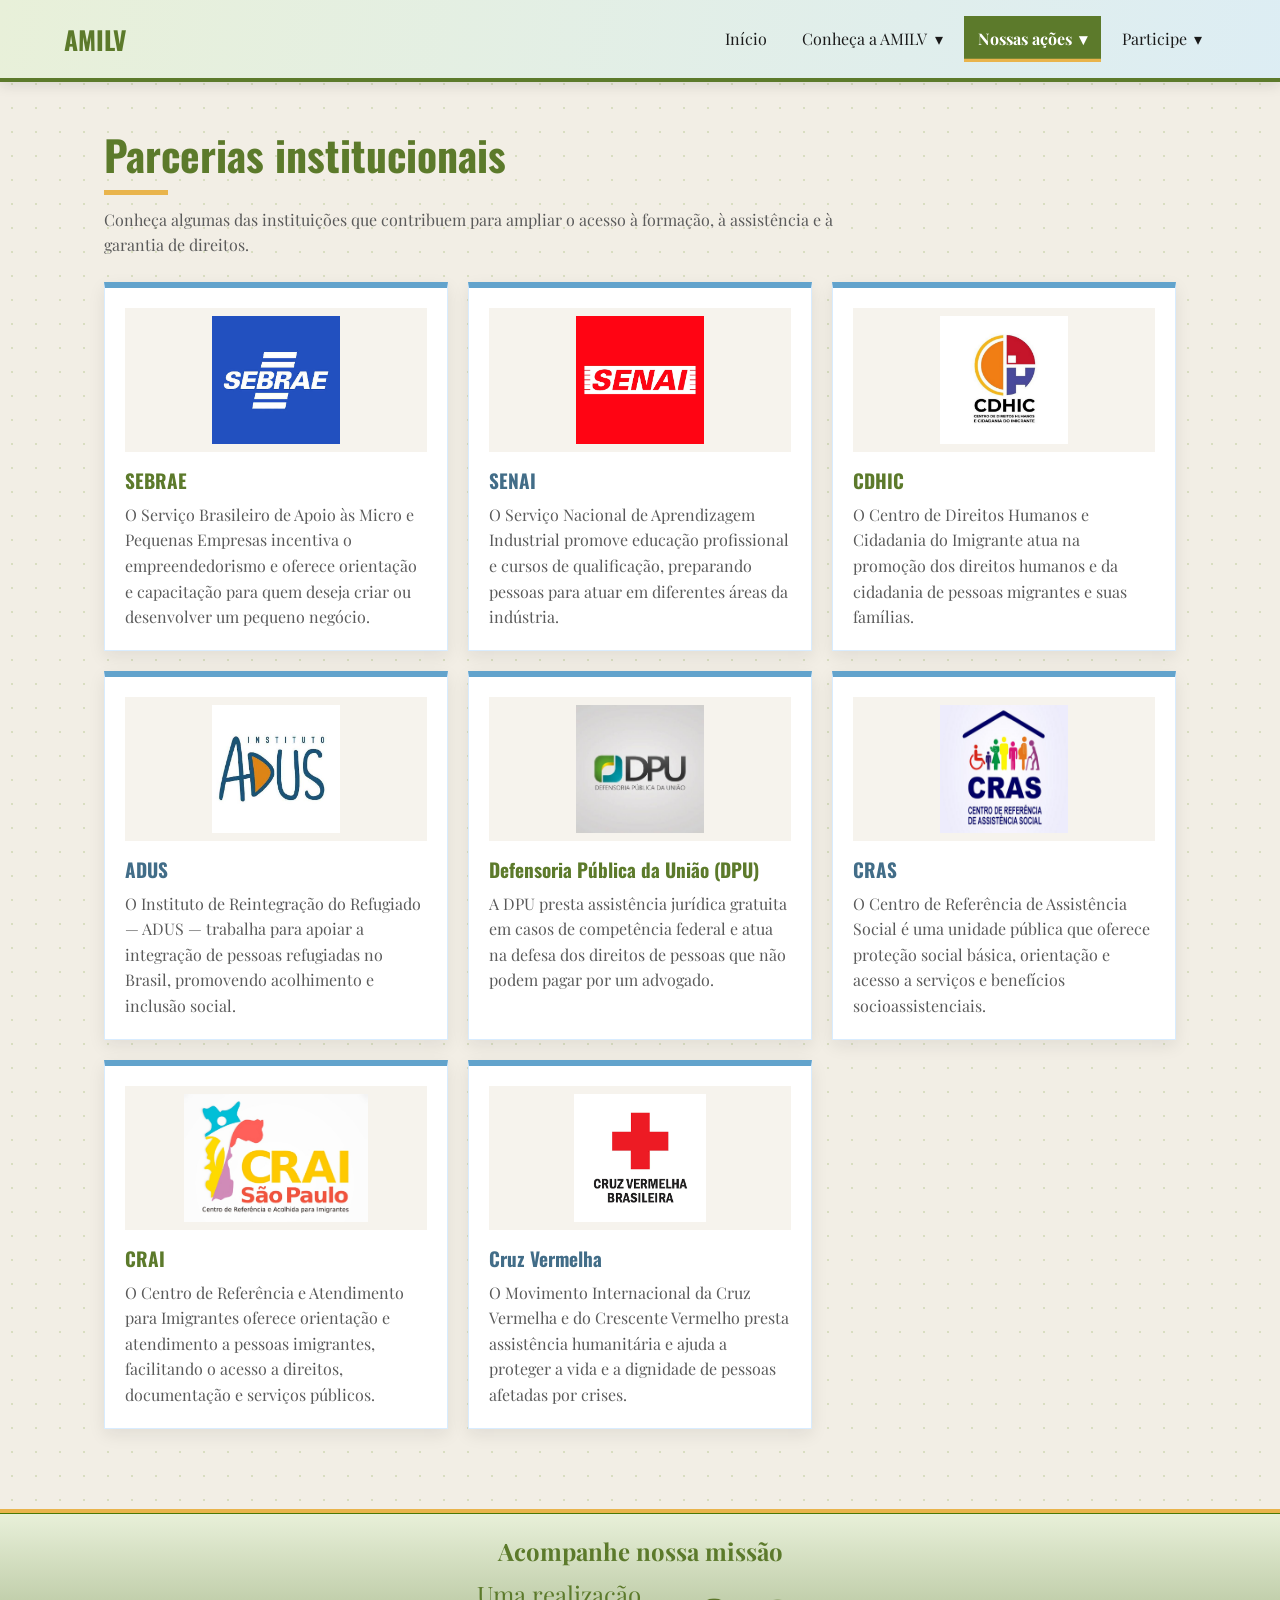
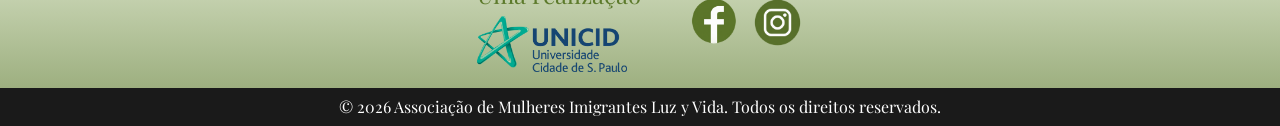
<file: Projeto-Site/Pages/parceiras.html>
<!DOCTYPE html>
<html lang="pt-BR">
<head>
    <meta charset="UTF-8">
    <meta name="viewport" content="width=device-width, initial-scale=1.0">
    <title>AMILV | Parceiros</title>
    <link rel="stylesheet" href="../main.css">
</head>
<body>
    <header>
        <a href="../../index.html" class="menulogo">AMILV</a>
        <nav class="menu">
            <a href="../../index.html">Início</a>
            <details class="secao" name="menu">
                <summary>Conheça a AMILV</summary>
                <div class="menupagina">
                    <a href="sobre.html">Sobre</a>
                    <a href="historia.html">Nossa história</a>
                    <a href="atuacao.html">Nossa atuação</a>
                </div>
            </details>
            <details class="secao" name="menu">
                <summary>Nossas ações</summary>
                <div class="menupagina">
                    <a href="projetos.html">Projetos</a>
                    <a href="eventos.html">Eventos</a>
                    <a href="parceiras.html" aria-current="page">Parcerias</a>
                </div>
            </details>
            <details class="secao" name="menu">
                <summary>Participe</summary>
                <div class="menupagina">
                    <a href="ajudar.html">Como ajudar</a>
                    <a href="perguntas.html">Perguntas frequentes</a>
                    <a href="contato.html">Contato</a>
                </div>
            </details>
        </nav>
    </header>
    <main>
        <section class="parceiros">
            <h1>Parcerias institucionais</h1>
            <p class="parceiros-intro">Conheça algumas das instituições que contribuem para ampliar o acesso à formação, à assistência e à garantia de direitos.</p>
            <div class="parceiros-grid">
                <article class="parceiro-card">
                    <img src="../Assets/ImagensParceiros/sebrae.jpg" alt="Logo do SEBRAE">
                    <h2>SEBRAE</h2>
                    <p>O Serviço Brasileiro de Apoio às Micro e Pequenas Empresas incentiva o empreendedorismo e oferece orientação e capacitação para quem deseja criar ou desenvolver um pequeno negócio.</p>
                </article>
                <article class="parceiro-card">
                    <img src="../Assets/ImagensParceiros/senai.png" alt="Logo do SENAI">
                    <h2>SENAI</h2>
                    <p>O Serviço Nacional de Aprendizagem Industrial promove educação profissional e cursos de qualificação, preparando pessoas para atuar em diferentes áreas da indústria.</p>
                </article>
                <article class="parceiro-card">
                    <img src="../Assets/ImagensParceiros/CDHIC.jpg" alt="Logo do CDHIC">
                    <h2>CDHIC</h2>
                    <p>O Centro de Direitos Humanos e Cidadania do Imigrante atua na promoção dos direitos humanos e da cidadania de pessoas migrantes e suas famílias.</p>
                </article>
                <article class="parceiro-card">
                    <img src="../Assets/ImagensParceiros/ADUS.jpg" alt="Logo do ADUS">
                    <h2>ADUS</h2>
                    <p>O Instituto de Reintegração do Refugiado — ADUS — trabalha para apoiar a integração de pessoas refugiadas no Brasil, promovendo acolhimento e inclusão social.</p>
                </article>
                <article class="parceiro-card">
                    <img src="../Assets/ImagensParceiros/DPU.jpg" alt="Logo da Defensoria Pública da União">
                    <h2>Defensoria Pública da União (DPU)</h2>
                    <p>A DPU presta assistência jurídica gratuita em casos de competência federal e atua na defesa dos direitos de pessoas que não podem pagar por um advogado.</p>
                </article>
                <article class="parceiro-card">
                    <img src="../Assets/ImagensParceiros/cras.jpg" alt="Identidade visual do CRAS">
                    <h2>CRAS</h2>
                    <p>O Centro de Referência de Assistência Social é uma unidade pública que oferece proteção social básica, orientação e acesso a serviços e benefícios socioassistenciais.</p>
                </article>
                <article class="parceiro-card">
                    <img src="../Assets/ImagensParceiros/crai.jpg" alt="Identidade visual do CRAI">
                    <h2>CRAI</h2>
                    <p>O Centro de Referência e Atendimento para Imigrantes oferece orientação e atendimento a pessoas imigrantes, facilitando o acesso a direitos, documentação e serviços públicos.</p>
                </article>
                <article class="parceiro-card">
                    <img src="../Assets/ImagensParceiros/cruzvermelha.png" alt="Emblema da Cruz Vermelha">
                    <h2>Cruz Vermelha</h2>
                    <p>O Movimento Internacional da Cruz Vermelha e do Crescente Vermelho presta assistência humanitária e ajuda a proteger a vida e a dignidade de pessoas afetadas por crises.</p>
                </article>
            </div>
        </section>
    </main>
    <footer>
        <section class="rodape-alto">
            <h3 class="rodape-texto">Acompanhe nossa missão</h3>
            <div>
                <p class="rodape-texto">Uma realização</p>
                <img src="../Assets/ImagensGeral/unicid_pref_pos.png" alt="Nossa instituição" width="150">
            </div>
            <div class="icones">
                <a href="https://www.facebook.com/ASC.MULHERESLUZEVIDA/" target="_blank" rel="noopener noreferrer">
                    <img src="../Assets/ImagensGeral/Facebook.png" alt="Facebook da AMILV" width="50" >
                </a>
                <a href="https://www.instagram.com/amilv2025?cplk=MWxmZDdxczQybTduNQ==" target="_blank" rel="noopener noreferrer">
                    <img src="../Assets/ImagensGeral/Instagram.png" alt="Instagram da AMILV" width="53">
                </a>
            </div>
        </section>
        <div class="rodape-baixo">
            <p>&copy; 2026 Associação de Mulheres Imigrantes Luz y Vida. Todos os direitos reservados.</p>
        </div>
    </footer>
</body>
</html>
</file>
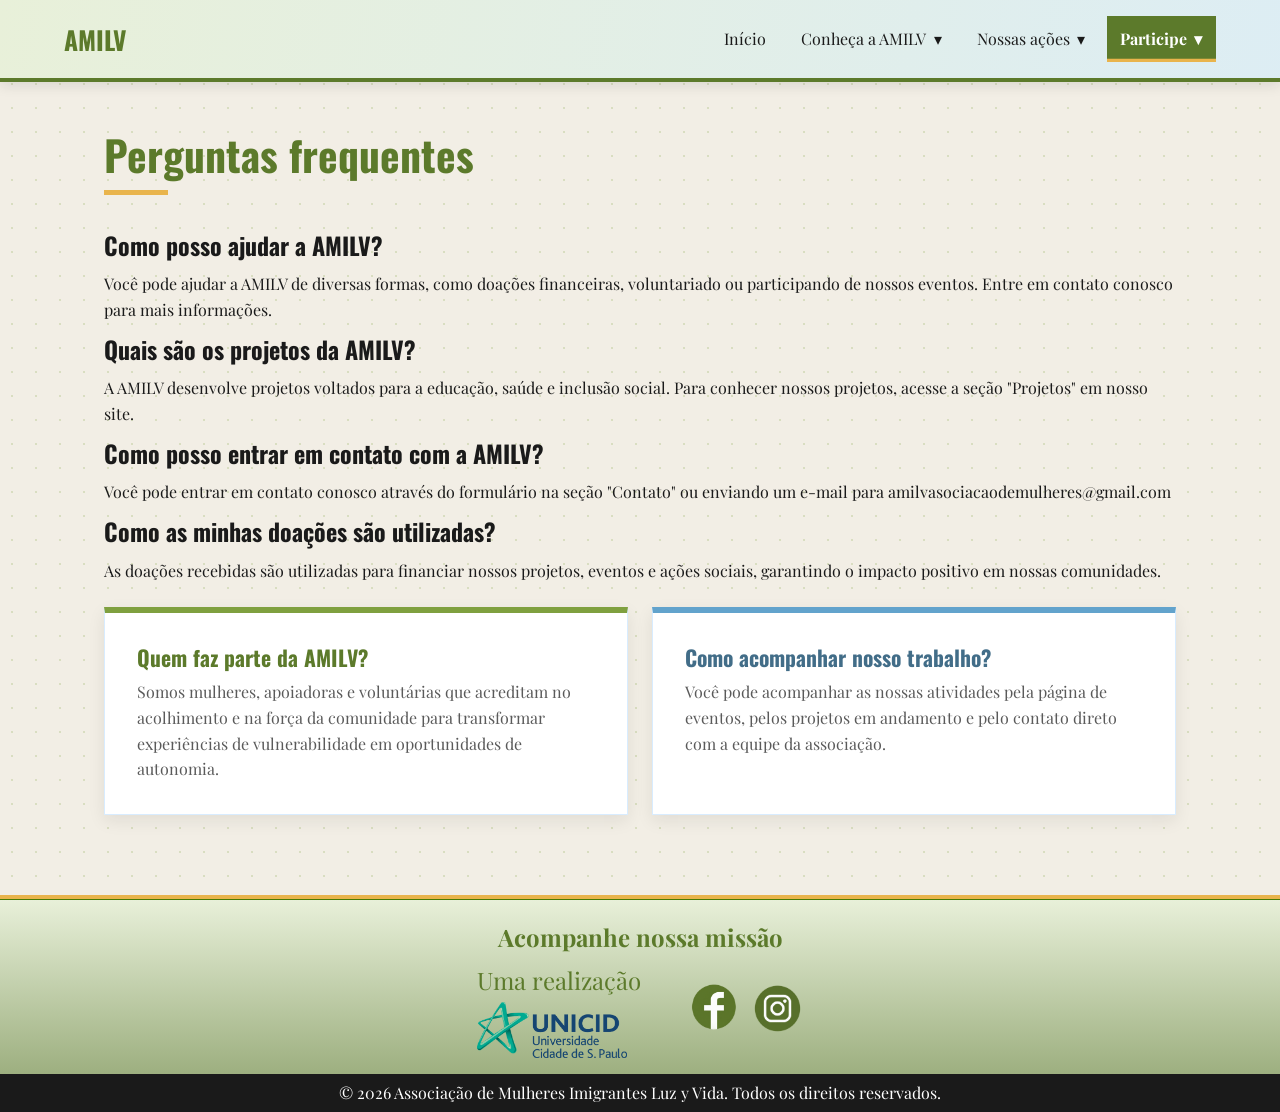
<file: Projeto-Site/Pages/perguntas.html>
<!DOCTYPE html>
<html lang="pt-BR">
<head>
    <meta charset="UTF-8">
    <meta name="viewport" content="width=, initial-scale=1.0">
    <title>AMILV | Perguntas frequentes</title>
    <link rel="stylesheet" href="../main.css">
</head>
<body>
    <header>
        <a href="../../index.html" class="menulogo">AMILV</a>
        <nav class="menu">
            <a href="../../index.html">Início</a>
            <details class="secao" name="menu">
                <summary>Conheça a AMILV</summary>
                <div class="menupagina">
                    <a href="sobre.html">Sobre</a>
                    <a href="historia.html">Nossa história</a>
                    <a href="atuacao.html">Nossa atuação</a>
                </div>
            </details>
            <details class="secao" name="menu">
                <summary>Nossas ações</summary>
                <div class="menupagina">
                    <a href="projetos.html">Projetos</a>
                    <a href="eventos.html">Eventos</a>
                    <a href="parceiras.html">Parcerias</a>
                </div>
            </details>
            <details class="secao" name="menu">
                <summary>Participe</summary>
                <div class="menupagina">
                    <a href="ajudar.html">Como ajudar</a>
                    <a href="perguntas.html" aria-current="page">Perguntas frequentes</a>
                    <a href="contato.html">Contato</a>
                </div>
            </details>
        </nav>
    </header>
    <main>
        <h1>Perguntas frequentes</h1>
            <section class="perguntas">
                <h2>Como posso ajudar a AMILV?</h2>
                    <p>Você pode ajudar a AMILV de diversas formas, como doações financeiras, voluntariado ou participando de nossos eventos. Entre em contato conosco para mais informações.</p>
                <h2>Quais são os projetos da AMILV?</h2>
                    <p>A AMILV desenvolve projetos voltados para a educação, saúde e inclusão social. Para conhecer nossos projetos, acesse a seção "Projetos" em nosso site.</p>
                <h2>Como posso entrar em contato com a AMILV?</h2>
                    <p>Você pode entrar em contato conosco através do formulário na seção "Contato" ou enviando um e-mail para amilvasociacaodemulheres@gmail.com</p>
                <h2>Como as minhas doações são utilizadas?</h2>
                    <p>As doações recebidas são utilizadas para financiar nossos projetos, eventos e ações sociais, garantindo o impacto positivo em nossas comunidades.</p>
            </section>
            <article>
                <h2>Quem faz parte da AMILV?</h2>
                <p>Somos mulheres, apoiadoras e voluntárias que acreditam no acolhimento e na força da comunidade para transformar experiências de vulnerabilidade em oportunidades de autonomia.</p>
            </article>
            <article>
                <h2>Como acompanhar nosso trabalho?</h2>
                <p>Você pode acompanhar as nossas atividades pela página de eventos, pelos projetos em andamento e pelo contato direto com a equipe da associação.</p>
            </article>
    </main>
    <footer>
        <section class="rodape-alto">
            <h3 class="rodape-texto">Acompanhe nossa missão</h3>
            <div>
                <p class="rodape-texto">Uma realização</p>
                <img src="../Assets/ImagensGeral/unicid_pref_pos.png" alt="Nossa instituição" width="150">
            </div>
            <div class="icones">
                <a href="https://www.facebook.com/ASC.MULHERESLUZEVIDA/" target="_blank" rel="noopener noreferrer">
                    <img src="../Assets/ImagensGeral/Facebook.png" alt="Facebook da AMILV" width="50" >
                </a>
                <a href="https://www.instagram.com/amilv2025?cplk=MWxmZDdxczQybTduNQ==" target="_blank" rel="noopener noreferrer">
                    <img src="../Assets/ImagensGeral/Instagram.png" alt="Instagram da AMILV" width="53">
                </a>
            </div>
        </section>
        <div class="rodape-baixo">
            <p>&copy; 2026 Associação de Mulheres Imigrantes Luz y Vida. Todos os direitos reservados.</p>
        </div>
    </footer>
</body>
</html>
</file>
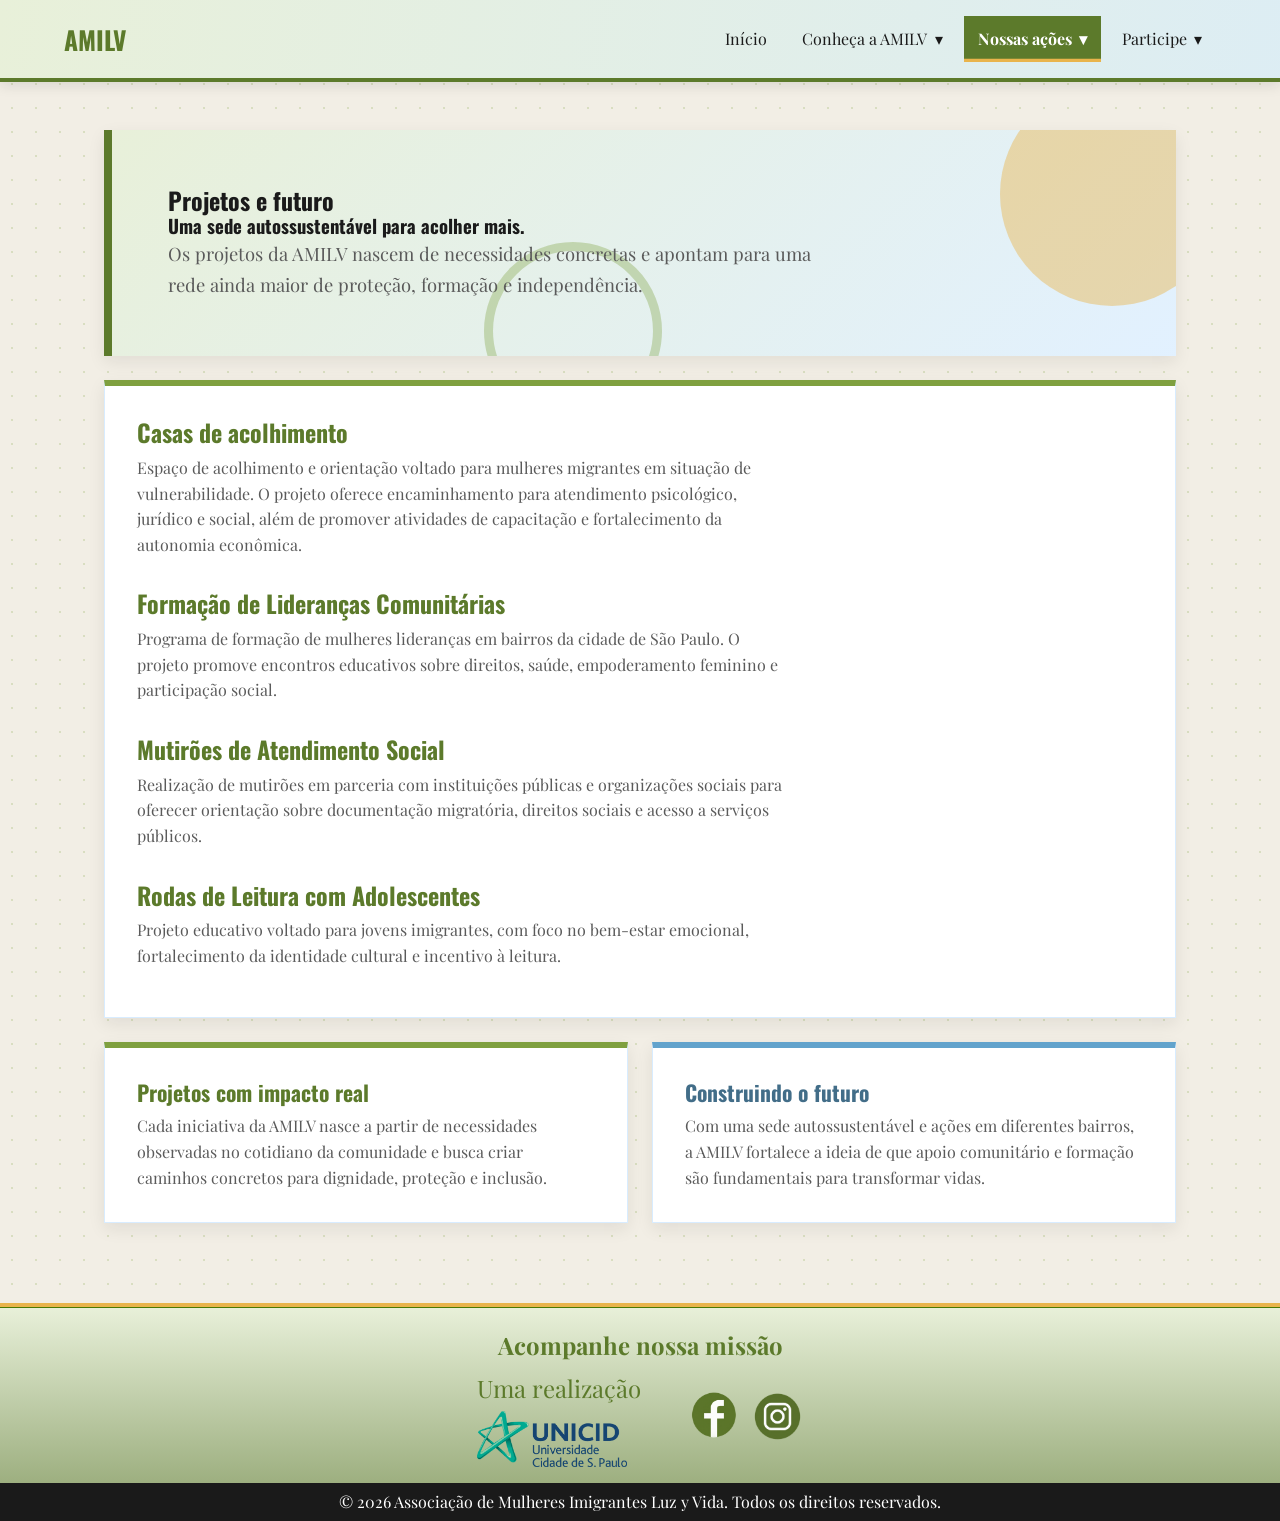
<file: Projeto-Site/Pages/projetos.html>
<!DOCTYPE html>
<html lang="pt-BR">
<head>
    <meta charset="UTF-8">
    <meta name="viewport" content="width=device-width, initial-scale=1.0">
    <title>AMILV | Projetos</title>
    <link rel="stylesheet" href="../main.css">
</head>
<body>
    <header>
        <a href="../../index.html" class="menulogo">AMILV</a>
        <nav class="menu">
            <a href="../../index.html">Início</a>
            <details class="secao" name="menu">
                <summary>Conheça a AMILV</summary>
                <div class="menupagina">
                    <a href="sobre.html">Sobre</a>
                    <a href="historia.html">Nossa história</a>
                    <a href="atuacao.html">Nossa atuação</a>
                </div>
            </details>
            <details class="secao" name="menu">
                <summary>Nossas ações</summary>
                <div class="menupagina">
                    <a href="projetos.html" aria-current="page">Projetos</a>
                    <a href="eventos.html">Eventos</a>
                    <a href="parceiras.html">Parcerias</a>
                </div>
            </details>
            <details class="secao" name="menu">
                <summary>Participe</summary>
                <div class="menupagina">
                    <a href="ajudar.html">Como ajudar</a>
                    <a href="perguntas.html">Perguntas frequentes</a>
                    <a href="contato.html">Contato</a>
                </div>
            </details>
        </nav>
    </header>
    <main>
        <section class="destaque-sobre">
            <h2>Projetos e futuro</h2>
            <h3>Uma sede autossustentável para acolher mais.</h3>
            <p class="texto-destaque">Os projetos da AMILV nascem de necessidades concretas e apontam para uma rede ainda maior de proteção, formação e independência.</p>
        </section>
        <section class="conteudo-sobre">
            <h2>Casas de acolhimento</h2>
            <p>Espaço de acolhimento e orientação voltado para mulheres migrantes em situação de vulnerabilidade. O projeto oferece encaminhamento para atendimento psicológico, jurídico e social, além de promover atividades de capacitação e fortalecimento da autonomia econômica.</p>
            <h2>Formação de Lideranças Comunitárias</h2>
            <p>Programa de formação de mulheres lideranças em bairros da cidade de São Paulo. O projeto promove encontros educativos sobre direitos, saúde, empoderamento feminino e participação social.</p>
            <h2>Mutirões de Atendimento Social</h2>
            <p>Realização de mutirões em parceria com instituições públicas e organizações sociais para oferecer orientação sobre documentação migratória, direitos sociais e acesso a serviços públicos.</p>
            <h2>Rodas de Leitura com Adolescentes </h2>
            <p>Projeto educativo voltado para jovens imigrantes, com foco no bem-estar emocional, fortalecimento da identidade cultural e incentivo à leitura.</p>
        </section>
        <article>
            <h2>Projetos com impacto real</h2>
            <p>Cada iniciativa da AMILV nasce a partir de necessidades observadas no cotidiano da comunidade e busca criar caminhos concretos para dignidade, proteção e inclusão.</p>
        </article>
        <article>
            <h2>Construindo o futuro</h2>
            <p>Com uma sede autossustentável e ações em diferentes bairros, a AMILV fortalece a ideia de que apoio comunitário e formação são fundamentais para transformar vidas.</p>
        </article>
    </main>
    <footer>
        <section class="rodape-alto">
            <h3 class="rodape-texto">Acompanhe nossa missão</h3>
            <div>
                <p class="rodape-texto">Uma realização</p>
                <img src="../Assets/ImagensGeral/unicid_pref_pos.png" alt="Nossa instituição" width="150">
            </div>
            <div class="icones">
                <a href="https://www.facebook.com/ASC.MULHERESLUZEVIDA/" target="_blank" rel="noopener noreferrer">
                    <img src="../Assets/ImagensGeral/Facebook.png" alt="Facebook da AMILV" width="50" >
                </a>
                <a href="https://www.instagram.com/amilv2025?cplk=MWxmZDdxczQybTduNQ==" target="_blank" rel="noopener noreferrer">
                    <img src="../Assets/ImagensGeral/Instagram.png" alt="Instagram da AMILV" width="53">
                </a>
            </div>
        </section>
        <div class="rodape-baixo">
            <p>&copy; 2026 Associação de Mulheres Imigrantes Luz y Vida. Todos os direitos reservados.</p>
        </div>
    </footer>
</body>
</html>
</file>
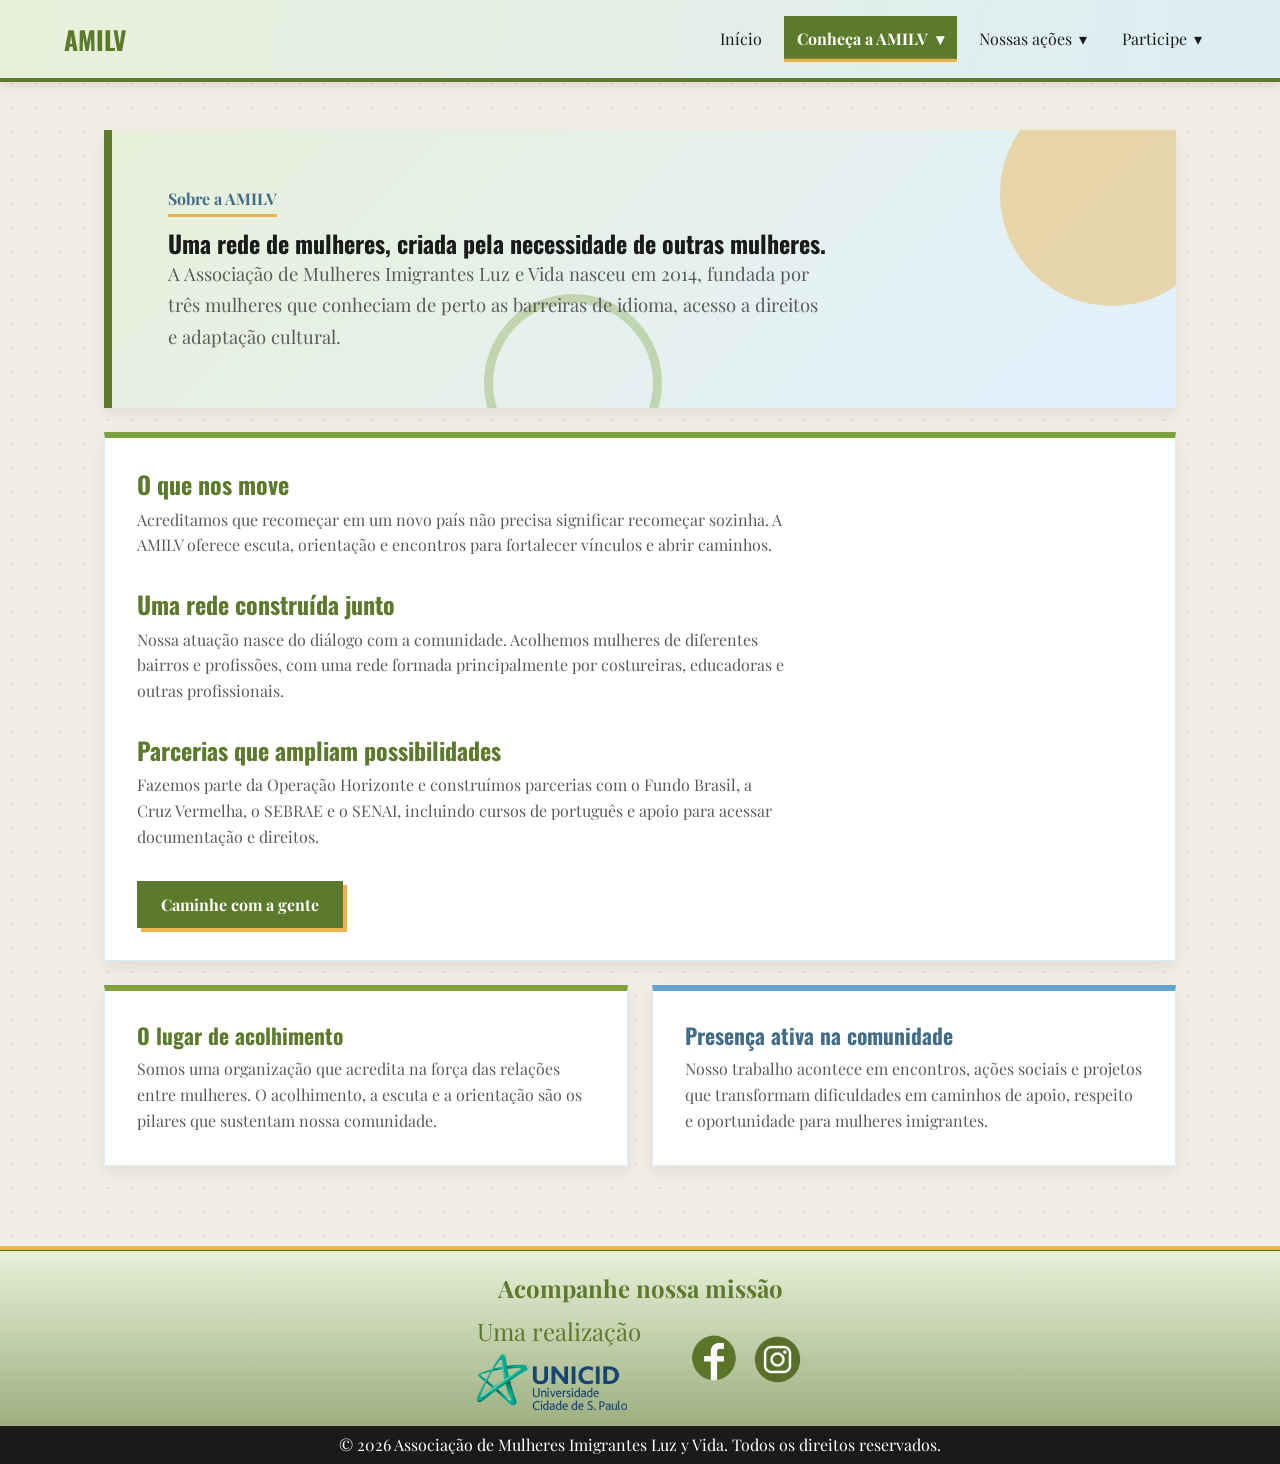
<file: Projeto-Site/Pages/sobre.html>
<!DOCTYPE html>
<html lang="pt-BR">
<head>
    <meta charset="UTF-8">
    <meta name="viewport" content="width=device-width, initial-scale=1.0">
    <title>AMILV | Sobre</title>
    <link rel="stylesheet" href="../main.css">
</head>
<body>
    <header>
        <a href="../../index.html" class="menulogo">AMILV</a>
        <nav class="menu">
            <a href="../../index.html">Início</a>
            <details class="secao" name="menu">
                <summary>Conheça a AMILV</summary>
                <div class="menupagina">
                    <a href="sobre.html" aria-current="page">Sobre</a>
                    <a href="historia.html">Nossa história</a>
                    <a href="atuacao.html">Nossa atuação</a>
                </div>
            </details>
            <details class="secao" name="menu">
                <summary>Nossas ações</summary>
                <div class="menupagina">
                    <a href="projetos.html">Projetos</a>
                    <a href="eventos.html">Eventos</a>
                    <a href="parceiras.html">Parcerias</a>
                </div>
            </details>
            <details class="secao" name="menu">
                <summary>Participe</summary>
                <div class="menupagina">
                    <a href="ajudar.html">Como ajudar</a>
                    <a href="perguntas.html">Perguntas frequentes</a>
                    <a href="contato.html">Contato</a>
                </div>
            </details>
        </nav>
    </header>
    <main>
        <section class="destaque-sobre">
            <p class="rotulo">Sobre a AMILV</p>
            <h2>Uma rede de mulheres, criada pela necessidade de outras mulheres.</h2>
            <p class="texto-destaque">A Associação de Mulheres Imigrantes Luz e Vida nasceu em 2014, fundada por três mulheres que conheciam de perto as barreiras de idioma, acesso a direitos e adaptação cultural.</p>
        </section>
        <section class="conteudo-sobre">
            <h2>O que nos move</h2>
                <p>Acreditamos que recomeçar em um novo país não precisa significar recomeçar sozinha. A AMILV oferece escuta, orientação e encontros para fortalecer vínculos e abrir caminhos.</p>
            <h2>Uma rede construída junto</h2>
                <p>Nossa atuação nasce do diálogo com a comunidade. Acolhemos mulheres de diferentes bairros e profissões, com uma rede formada principalmente por costureiras, educadoras e outras profissionais.</p>
            <h2>Parcerias que ampliam possibilidades</h2>
                <p>Fazemos parte da Operação Horizonte e construímos parcerias com o Fundo Brasil, a Cruz Vermelha, o SEBRAE e o SENAI, incluindo cursos de português e apoio para acessar documentação e direitos.</p>
            <a class="botao" href="ajudar.html">Caminhe com a gente</a>
        </section>
        <article>
            <h2>O lugar de acolhimento</h2>
            <p>Somos uma organização que acredita na força das relações entre mulheres. O acolhimento, a escuta e a orientação são os pilares que sustentam nossa comunidade.</p>
        </article>
        <article>
            <h2>Presença ativa na comunidade</h2>
            <p>Nosso trabalho acontece em encontros, ações sociais e projetos que transformam dificuldades em caminhos de apoio, respeito e oportunidade para mulheres imigrantes.</p>
        </article>
    </main>
    <footer>
        <section class="rodape-alto">
            <h3 class="rodape-texto">Acompanhe nossa missão</h3>
            <div>
                <p class="rodape-texto">Uma realização</p>
                <img src="../Assets/ImagensGeral/unicid_pref_pos.png" alt="Nossa instituição" width="150">
            </div>
            <div class="icones">
                <a href="https://www.facebook.com/ASC.MULHERESLUZEVIDA/" target="_blank" rel="noopener noreferrer">
                    <img src="../Assets/ImagensGeral/Facebook.png" alt="Facebook da AMILV" width="50" >
                </a>
                <a href="https://www.instagram.com/amilv2025?cplk=MWxmZDdxczQybTduNQ==" target="_blank" rel="noopener noreferrer">
                    <img src="../Assets/ImagensGeral/Instagram.png" alt="Instagram da AMILV" width="53">
                </a>
            </div>
        </section>
        <div class="rodape-baixo">
            <p>&copy; 2026 Associação de Mulheres Imigrantes Luz y Vida. Todos os direitos reservados.</p>
        </div>
    </footer>
</body>
</html>
</file>
<file: Projeto-Site/main.css>
@import url('https://fonts.googleapis.com/css2?family=Literata:wght@400;600;700&family=Oswald:wght@400;600;700&family=Playfair+Display:wght@400;600;700&display=swap');

:root {
  --verde: #7FA03F;
  --verde-escuro: #5C7A2B;
  --verde-claro: #E8F0D9;
  --verde-rodape: #4b7a04;
  --azul: #62a3cc;
  --azul-escuro: #426d88;
  --azul-claro: #d8ecff;
  --sol: #E9B44C;
  --preto: #1A1A1A;
  --cinza: #5A5A5A;
  --branco: #FFFFFF;
  --fundo: #F2EEE5;
  --fonte-titulo: 'Oswald', sans-serif;
  --fonte-texto: 'Playfair Display', Georgia, serif;
  --fonte-rodape: 'Playfair Display', Georgia, serif;
  --sombra: 0 0.35rem 1rem color-mix(in srgb, var(--preto) 8%, transparent);
}

* {
  margin: 0;
  padding: 0;
  box-sizing: border-box;
}

html { scroll-padding-top: 6rem; }

@media (prefers-reduced-motion: no-preference) {
  html { scroll-behavior: smooth; }
}

body {
  background-color: var(--fundo);
  background-image: radial-gradient(
    color-mix(in srgb, var(--verde) 22%, transparent) 1.5px,
    transparent 1.5px
  );
  background-size: 24px 24px;
  color: var(--preto);
  font-family: var(--fonte-texto);
  line-height: 1.6;
}

::selection {
  background-color: var(--sol);
  color: var(--preto);
}

h1, h2, h3 {
  font-family: var(--fonte-titulo);
  line-height: 1.2;
}

img, video {
  display: block;
  height: auto;
  max-width: 100%;
}

ul { padding-left: 1.25rem; }
li + li { margin-top: 0.4rem; }
li::marker { color: var(--verde-escuro); }

blockquote {
  background-color: var(--verde-claro);
  border-left: 0.4rem solid var(--sol);
  font-style: italic;
  padding: 1rem 1.5rem;
}

a:focus-visible,
summary:focus-visible,
button:focus-visible,
input:focus-visible,
select:focus-visible,
textarea:focus-visible {
  outline: 3px solid var(--azul);
  outline-offset: 2px;
}

header {
  align-items: center;
  background-image: linear-gradient(
    100deg,
    var(--verde-claro) 0%,
    color-mix(in srgb, var(--azul-claro) 70%, var(--verde-claro)) 100%
  );
  border-bottom: 0.3rem solid var(--verde-escuro);
  box-shadow: 0 0.25rem 0.75rem color-mix(in srgb, var(--preto) 10%, transparent);
  display: flex;
  flex-wrap: wrap;
  gap: 1rem 2rem;
  justify-content: space-between;
  padding: 1rem clamp(1rem, 5vw, 4rem);
}

@media (min-width: 40rem) {
  header {
    position: sticky;
    top: 0;
    z-index: 20;
  }
}

.menulogo {
  align-items: center;
  color: var(--verde-escuro);
  display: inline-flex;
  font-family: var(--fonte-titulo);
  font-size: 1.6rem;
  font-weight: 700;
  text-decoration: none;
}

.menu {
  align-items: center;
  display: flex;
  flex-wrap: wrap;
  gap: 0.5rem;
}

.menu > a,
.menu summary,
.menupagina a {
  color: var(--preto);
  display: block;
  padding: 0.65rem 0.85rem;
  text-decoration: none;
  transition: background-color 160ms ease, color 160ms ease;
}

.menu > a,
.menu summary { cursor: pointer; }

.menu > a:hover,
.menu > a:focus-visible,
.menu summary:hover,
.menu summary:focus-visible,
.menupagina a:hover,
.menupagina a:focus-visible {
  background-color: #58ad5f;
  box-shadow: inset 0 -0.2rem 0 var(--sol);
}

.menu > a[aria-current="page"],
.menu .secao:has(.menupagina a[aria-current="page"]) > summary,
.menupagina a[aria-current="page"] {
  background-color: var(--verde-escuro);
  box-shadow: inset 0 -0.2rem 0 var(--sol);
  color: var(--branco);
  font-weight: 700;
}

.menu > a[aria-current="page"]:hover,
.menu .secao:has(.menupagina a[aria-current="page"]) > summary:hover,
.menupagina a[aria-current="page"]:hover {
  background-color: var(--verde);
}

.menu .secao { position: relative; }
.menu .secao summary { list-style: none; }
.menu .secao summary::-webkit-details-marker { display: none; }
.menu .secao summary::after {
  content: "▾";
  margin-left: 0.45rem;
}

.menupagina {
  background-color: var(--branco);
  border: 1px solid var(--azul-claro);
  border-top: 0.25rem solid var(--verde);
  box-shadow: 0 0.5rem 1.25rem color-mix(in srgb, var(--preto) 12%, transparent);
  left: 0;
  min-width: 12rem;
  padding: 0.35rem;
  position: absolute;
  top: calc(100% + 0.25rem);
  z-index: 10;
}

main {
  display: grid;
  gap: 1.5rem;
  grid-template-columns: repeat(2, minmax(0, 1fr));
  margin: 0 auto;
  max-width: 72rem;
  padding: clamp(1.5rem, 4vw, 3rem) clamp(1rem, 4vw, 2.5rem);
}

main > * { grid-column: 1 / -1; }
main > article { grid-column: auto; }

main > h1,
.Eventos > h1,
.parceiros h1,
.cartao h1 {
  color: var(--verde-escuro);
  font-size: clamp(1.8rem, 4vw, 2.6rem);
  margin-bottom: 0.75rem;
}

main > h1::after,
.Eventos > h1::after,
.parceiros h1::after {
  background-color: var(--sol);
  content: "";
  display: block;
  height: 0.3rem;
  margin-top: 0.6rem;
  width: 4rem;
}

main a:not(.botao) {
  color: var(--azul-escuro);
  text-underline-offset: 0.2em;
}

main a:not(.botao):hover {
  color: var(--verde-escuro);
  text-decoration-thickness: 0.15em;
}

section.secao {
  margin: 0;
  padding: 0;
}

.destaque,
.destaque-sobre,
.destaque-historia {
  background-color: var(--verde-claro);
  background-image: linear-gradient(
    135deg,
    var(--verde-claro) 0%,
    color-mix(in srgb, var(--azul-claro) 75%, var(--branco)) 100%
  );
  border-left: 0.5rem solid var(--verde-escuro);
  box-shadow: var(--sombra);
  overflow: hidden;
  padding: clamp(1.5rem, 5vw, 3.5rem);
  position: relative;
}

.destaque::before,
.destaque-sobre::before,
.destaque-historia::before {
  background-color: color-mix(in srgb, var(--sol) 45%, transparent);
  border-radius: 50%;
  content: "";
  height: clamp(8rem, 20vw, 14rem);
  position: absolute;
  right: -3rem;
  top: -3rem;
  width: clamp(8rem, 20vw, 14rem);
}

.destaque::after,
.destaque-sobre::after,
.destaque-historia::after {
  border: 0.6rem solid color-mix(in srgb, var(--verde) 35%, transparent);
  border-radius: 50%;
  bottom: -4rem;
  content: "";
  height: 10rem;
  left: 35%;
  position: absolute;
  width: 10rem;
}

.destaque > *,
.destaque-sobre > *,
.destaque-historia > * {
  position: relative;
  z-index: 1;
}

.destaque h1,
.destaque h2.texto-como,
.destaque-sobre h1,
.destaque-historia h1 {
  color: var(--verde-escuro);
  font-size: clamp(2rem, 4.5vw, 3.2rem);
  margin-bottom: 1rem;
}

.rotulo {
  border-bottom: 0.2rem solid var(--sol);
  color: var(--azul-escuro);
  display: inline-block;
  font-weight: 700;
  margin-bottom: 0.75rem;
  padding-bottom: 0.15rem;
}

.texto-destaque,
.texto-principal {
  color: var(--cinza);
  font-size: 1.15rem;
  line-height: 1.7;
  max-width: 60ch;
}

.texto-destaque + .texto-destaque { margin-top: 1rem; }

.destaque {
  align-items: center;
  display: grid;
  gap: clamp(1.5rem, 4vw, 3rem);
  grid-template-columns: minmax(0, 1.5fr) minmax(0, 1fr);
}

.destaque > div:only-child { grid-column: 1 / -1; }

.destaque h2:not(.texto-como) {
  color: var(--verde-escuro);
  font-size: 1.5rem;
  margin: 2rem 0 0.75rem;
}

.texto-numero {
  margin: 1.5rem 0;
  max-width: 60ch;
}

.arte-destaque {
  background-color: var(--branco);
  border: 0.2rem solid var(--verde-escuro);
  box-shadow: 0.6rem 0.6rem 0 var(--sol);
  display: grid;
  gap: 1rem;
  justify-items: center;
  padding: 1.5rem;
  text-align: center;
  transform: rotate(1.5deg);
}

.nota-arte {
  color: var(--verde-escuro);
  font-family: var(--fonte-titulo);
  font-size: 1.25rem;
  font-style: italic;
}

.galeria,
.galeria-marcha {
  display: grid;
  gap: 1.25rem;
  grid-template-columns: repeat(auto-fit, minmax(15rem, 1fr));
}

.galeria-marcha { margin-top: 1rem; }
.galeria img,
.galeria-marcha img,
.destaque > div > img,
.equipe-lideres img { width: 100%; }
.equipe-lideres img { margin-top: 1rem; }

.galeria img,
.galeria-marcha img,
.destaque > div > img,
.equipe-lideres img {
  border: 0.4rem solid var(--branco);
  box-shadow: var(--sombra);
}

.galeria img:nth-child(odd),
.galeria-marcha img:nth-child(odd) { transform: rotate(-0.8deg); }
.galeria img:nth-child(even),
.galeria-marcha img:nth-child(even) { transform: rotate(0.8deg); }

.impacto {
  display: grid;
  gap: 1rem;
  grid-template-columns: repeat(auto-fit, minmax(12rem, 1fr));
}

.impacto > div {
  background-color: var(--branco);
  border: 1px solid var(--azul-claro);
  border-top: 0.4rem solid var(--verde);
  box-shadow: var(--sombra);
  padding: 1.25rem;
}

.impacto > div:nth-child(even) {
  background-color: color-mix(in srgb, var(--azul-claro) 55%, var(--branco));
  border-top-color: var(--azul);
}

.impacto strong {
  color: var(--verde-escuro);
  display: block;
  font-family: var(--fonte-titulo);
  font-size: 2.4rem;
  line-height: 1.2;
}

.impacto > div:nth-child(even) strong { color: var(--azul-escuro); }

.impacto span { color: var(--cinza); }

.impacto > .botao {
  grid-column: 1 / -1;
  justify-self: start;
}

.cabecalho-secao {
  background-color: var(--verde-escuro);
  background-image: repeating-linear-gradient(
    -45deg,
    transparent 0 1.1rem,
    color-mix(in srgb, var(--branco) 7%, transparent) 1.1rem 2.2rem
  );
  border-bottom: 0.4rem solid var(--sol);
  box-shadow: var(--sombra);
  color: var(--branco);
  padding: clamp(1.5rem, 5vw, 3rem);
}

.cabecalho-secao h2 {
  font-size: clamp(1.6rem, 3.5vw, 2.2rem);
  margin-bottom: 0.75rem;
}

.introducao-secao {
  font-size: 1.1rem;
  margin-bottom: 1.5rem;
  max-width: 60ch;
}

.cabecalho-secao .botao {
  background-color: var(--branco);
  color: var(--verde-escuro);
}

.cabecalho-secao .botao:hover,
.cabecalho-secao .botao:focus-visible {
  background-color: var(--verde-claro);
}

.botao,
form button {
  background-color: var(--verde-escuro);
  border: 0;
  box-shadow: 0.25rem 0.25rem 0 var(--sol);
  color: var(--branco);
  cursor: pointer;
  display: inline-block;
  font: 700 1rem/1.2 var(--fonte-texto);
  padding: 0.85rem 1.5rem;
  text-decoration: none;
  transition: background-color 160ms ease, box-shadow 160ms ease;
}

.botao:hover,
.botao:focus-visible,
form button:hover,
form button:focus-visible {
  background-color: var(--verde-rodape);
  box-shadow: 0.4rem 0.4rem 0 var(--sol);
}

@media (prefers-reduced-motion: no-preference) {
  .botao,
  form button { transition-property: background-color, box-shadow, transform; }

  .botao:hover,
  .botao:focus-visible,
  form button:hover,
  form button:focus-visible { transform: translate(-0.1rem, -0.1rem); }
}

article,
.conteudo-sobre,
.cartao,
.equipe-lideres {
  background-color: var(--branco);
  border: 1px solid var(--azul-claro);
  border-top: 0.4rem solid var(--verde);
  box-shadow: var(--sombra);
  padding: clamp(1.25rem, 3vw, 2rem);
}

article:nth-of-type(even),
.cartao:nth-of-type(even) { border-top-color: var(--azul); }

article:nth-of-type(even) h2,
.cartao:nth-of-type(even) h2 { color: var(--azul-escuro); }

article h2,
.conteudo-sobre h2,
.cartao h2,
.equipe-lideres h2 {
  color: var(--verde-escuro);
  font-size: 1.35rem;
  margin-bottom: 0.5rem;
}

article p,
.conteudo-sobre p,
.cartao p {
  color: var(--cinza);
  max-width: 65ch;
}

.conteudo-sobre h2 {
  font-size: 1.5rem;
  margin-top: 2rem;
}

.conteudo-sobre h2:first-child { margin-top: 0; }
.conteudo-sobre p { margin-bottom: 1rem; }
.conteudo-sobre .botao { margin-top: 1rem; }
.cartao p { margin-bottom: 0.5rem; }

.Eventos {
  display: grid;
  gap: 1.5rem;
}

.Eventos article h2 { margin: 2rem 0 0.75rem; }
.Eventos article h2:first-child { margin-top: 0; }

.perguntas {
  display: grid;
  gap: 0.75rem;
}

.perguntas details {
  background-color: var(--branco);
  border: 1px solid var(--azul-claro);
  border-left: 0.4rem solid var(--azul);
  box-shadow: var(--sombra);
}

.perguntas details[open] {
  background-color: color-mix(in srgb, var(--verde-claro) 45%, var(--branco));
  border-left-color: var(--verde-escuro);
}

.perguntas summary {
  align-items: center;
  color: var(--verde-escuro);
  cursor: pointer;
  display: flex;
  font-weight: 700;
  gap: 1rem;
  justify-content: space-between;
  list-style: none;
  padding: 1rem 1.25rem;
}

.perguntas summary:hover { background-color: var(--verde-claro); }

.perguntas summary::-webkit-details-marker { display: none; }
.perguntas summary::after {
  background-color: var(--sol);
  border-radius: 50%;
  content: "+";
  flex-shrink: 0;
  font-size: 1.3rem;
  height: 1.8rem;
  line-height: 1.7rem;
  text-align: center;
  width: 1.8rem;
}

.perguntas details[open] summary::after { content: "–"; }

.perguntas details p {
  color: var(--cinza);
  padding: 0 1.25rem 1.25rem;
}

form {
  display: grid;
  gap: 0.5rem;
  max-width: 40rem;
}

main form {
  background-color: var(--branco);
  border: 1px solid var(--azul-claro);
  border-top: 0.4rem solid var(--verde);
  box-shadow: var(--sombra);
  padding: clamp(1.25rem, 3vw, 2rem);
}

label {
  color: var(--verde-escuro);
  font-weight: 700;
  margin-top: 0.5rem;
}

input,
select,
textarea {
  background-color: var(--branco);
  border: 1px solid #a9a9a9;
  color: var(--preto);
  font: inherit;
  padding: 0.7rem 0.85rem;
  width: 100%;
}

input:focus,
select:focus,
textarea:focus {
  background-color: color-mix(in srgb, var(--azul-claro) 30%, var(--branco));
  border-color: var(--azul-escuro);
}

textarea { resize: vertical; }

form button {
  justify-self: start;
  margin-top: 1rem;
}

.parceiros {
  margin: 0;
  padding: 0;
}

.parceiros-intro {
  color: var(--cinza);
  margin-bottom: 1.5rem;
  max-width: 48rem;
}

.parceiros-grid {
  display: grid;
  gap: 1.25rem;
  grid-template-columns: repeat(auto-fit, minmax(min(100%, 16rem), 1fr));
}

.parceiro-card {
  background-color: var(--branco);
  border: 1px solid var(--azul-claro);
  border-top: 0.4rem solid var(--azul);
  box-shadow: var(--sombra);
  overflow: hidden;
  padding: 1.25rem;
  transition: box-shadow 160ms ease;
}

.parceiro-card:hover {
  box-shadow: 0.4rem 0.4rem 0 var(--sol);
}

.parceiro-card img {
  background-color: color-mix(in srgb, var(--fundo) 70%, var(--branco));
  height: 9rem;
  object-fit: contain;
  padding: 0.5rem;
  width: 100%;
}

.parceiro-card h2 {
  font-size: 1.2rem;
  line-height: 1.35;
  margin: 1rem 0 0.5rem;
}

.parceiro-card p { margin: 0; }

footer {
  background-color: var(--preto);
  border-top: 0.3rem solid var(--sol);
  color: var(--branco);
  font-family: var(--fonte-rodape);
  margin-top: 2rem;
  text-align: center;
}

.rodape-alto {
  align-items: center;
  background-image: linear-gradient(
    to top,
    color-mix(in srgb, var(--verde-escuro) 60%, white),
    var(--verde-claro)
  );
  border-top: 1px solid var(--verde-rodape);
  column-gap: 3rem;
  display: grid;
  grid-template-columns: auto auto;
  justify-content: center;
  padding: 1rem clamp(1rem, 5vw, 4rem);
}

.rodape-alto h3 { grid-column: 1 / -1; }

.rodape-baixo {
  align-items: center;
  display: flex;
  justify-content: center;
  padding: 0.4rem clamp(1rem, 5vw, 4rem);
}

.icones {
  display: flex;
  gap: 0.75rem;
  justify-content: center;
}

.icones img { display: block; }

.rodape-texto {
  color: var(--verde-escuro);
  font-family: var(--fonte-rodape);
  font-size: 1.5rem;
  line-height: 1.8;
}

@media (max-width: 48rem) {
  main { grid-template-columns: 1fr; }
  main > article { grid-column: 1 / -1; }
  .destaque { grid-template-columns: 1fr; }
  .arte-destaque { transform: none; }
}

@media (max-width: 40rem) {
  header {
    align-items: flex-start;
    flex-direction: column;
    gap: 0.75rem;
  }

  .menu {
    align-items: flex-start;
    width: 100%;
  }

  .menu .secao { position: static; }

  .menupagina {
    left: auto;
    position: static;
  }

  .rodape-alto {
    grid-template-columns: 1fr;
    row-gap: 0.5rem;
  }
}
</file>
